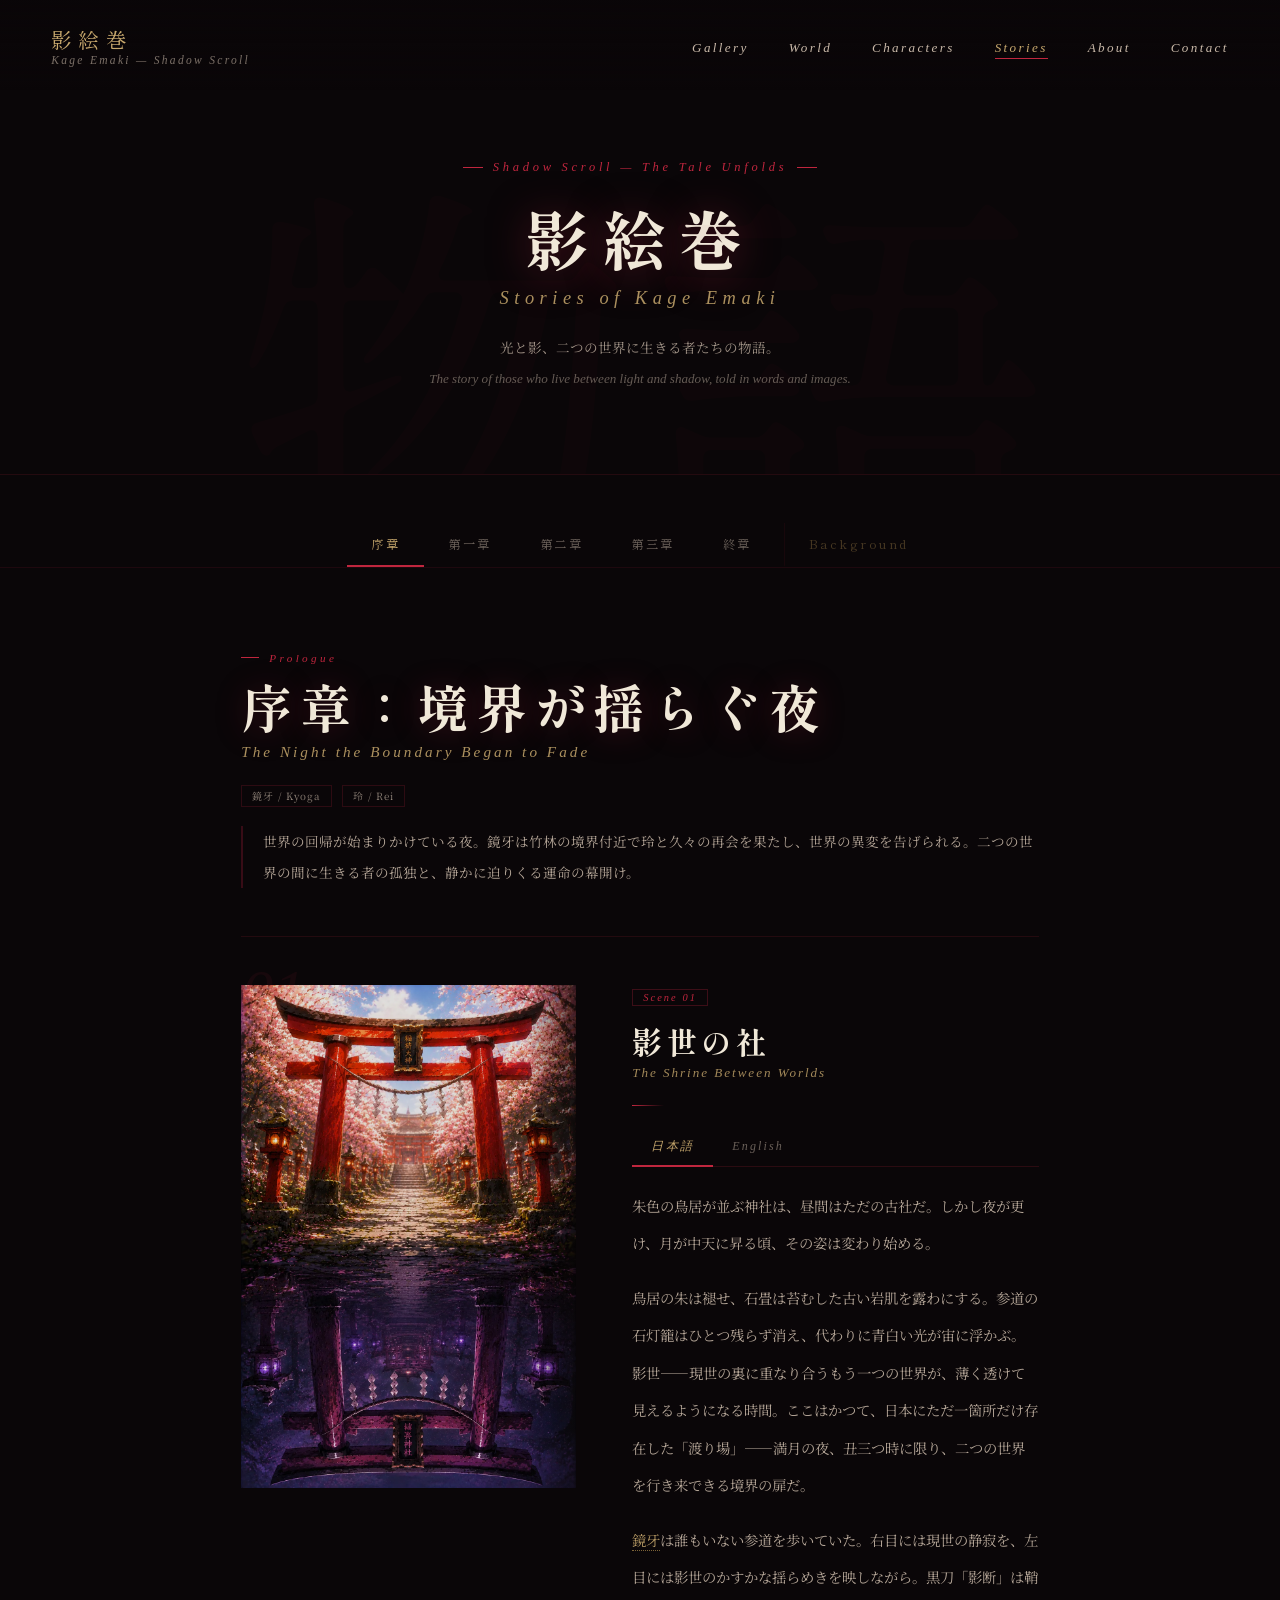
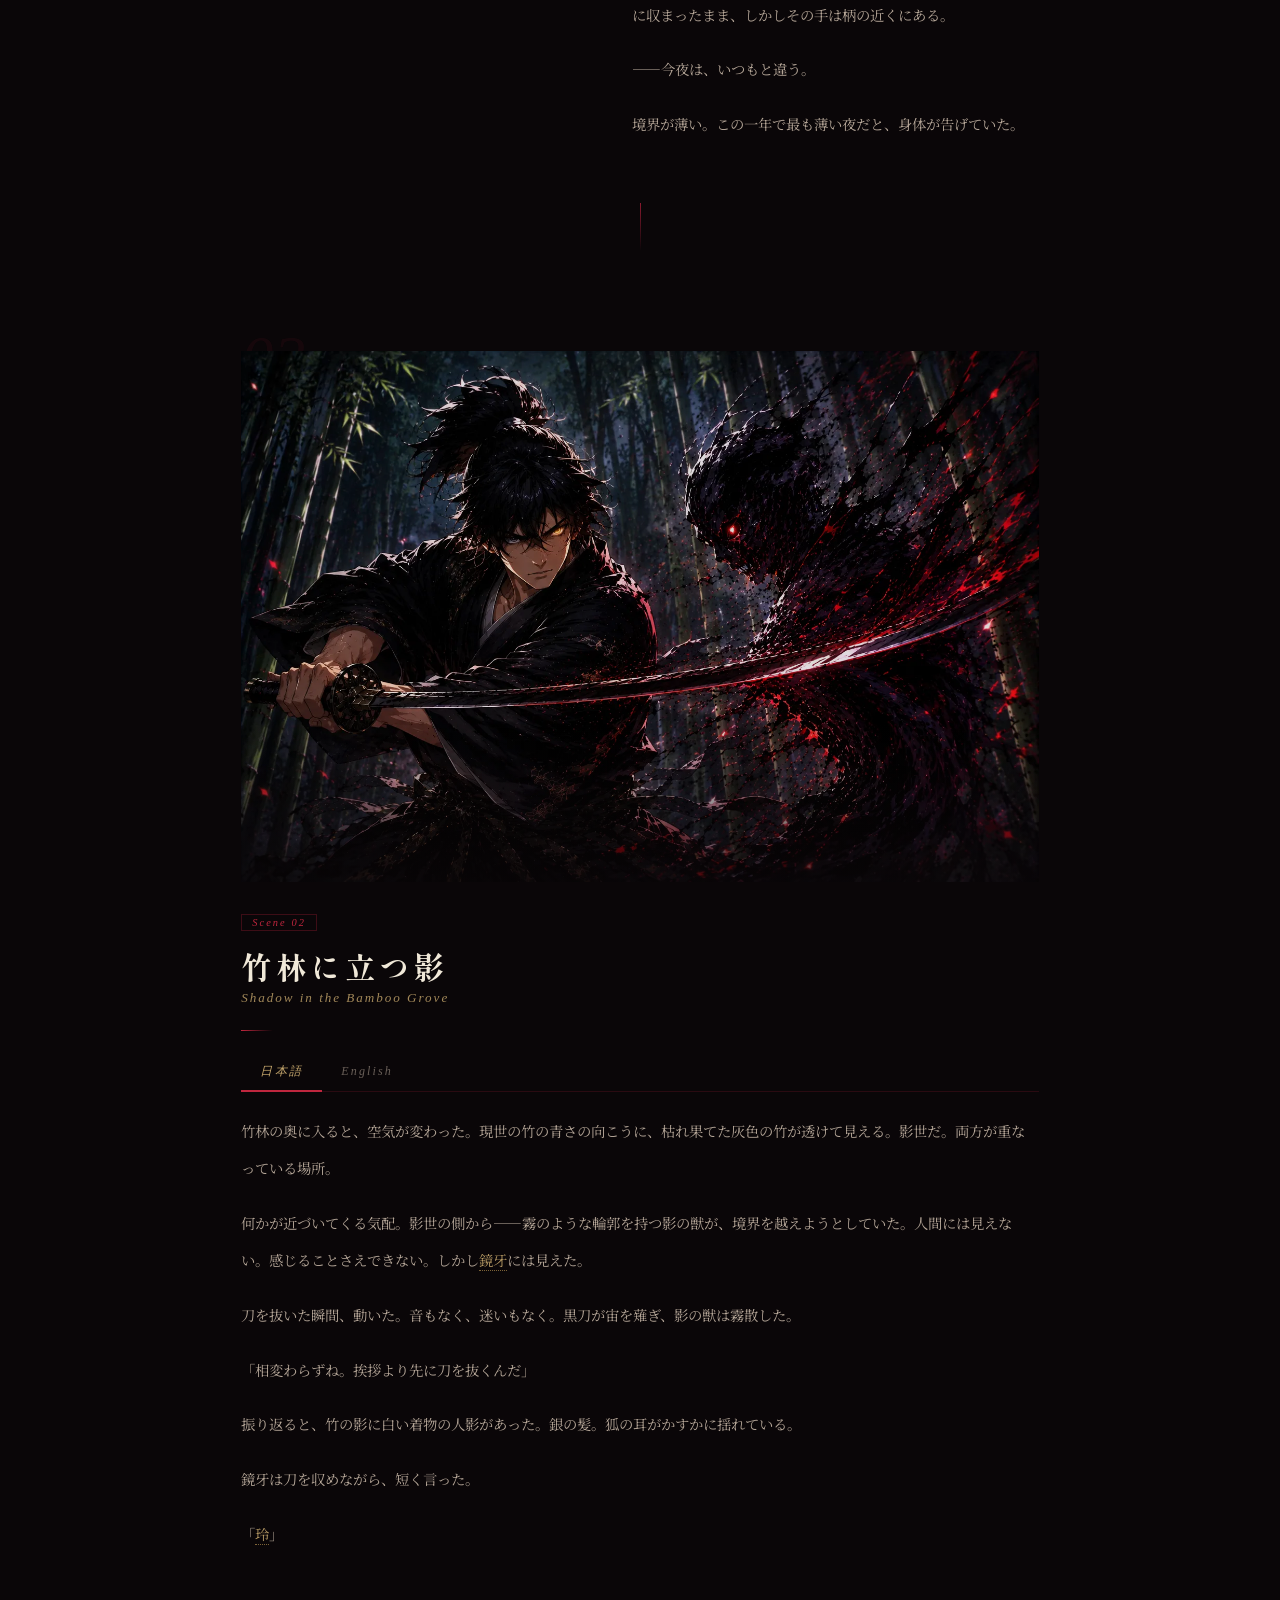
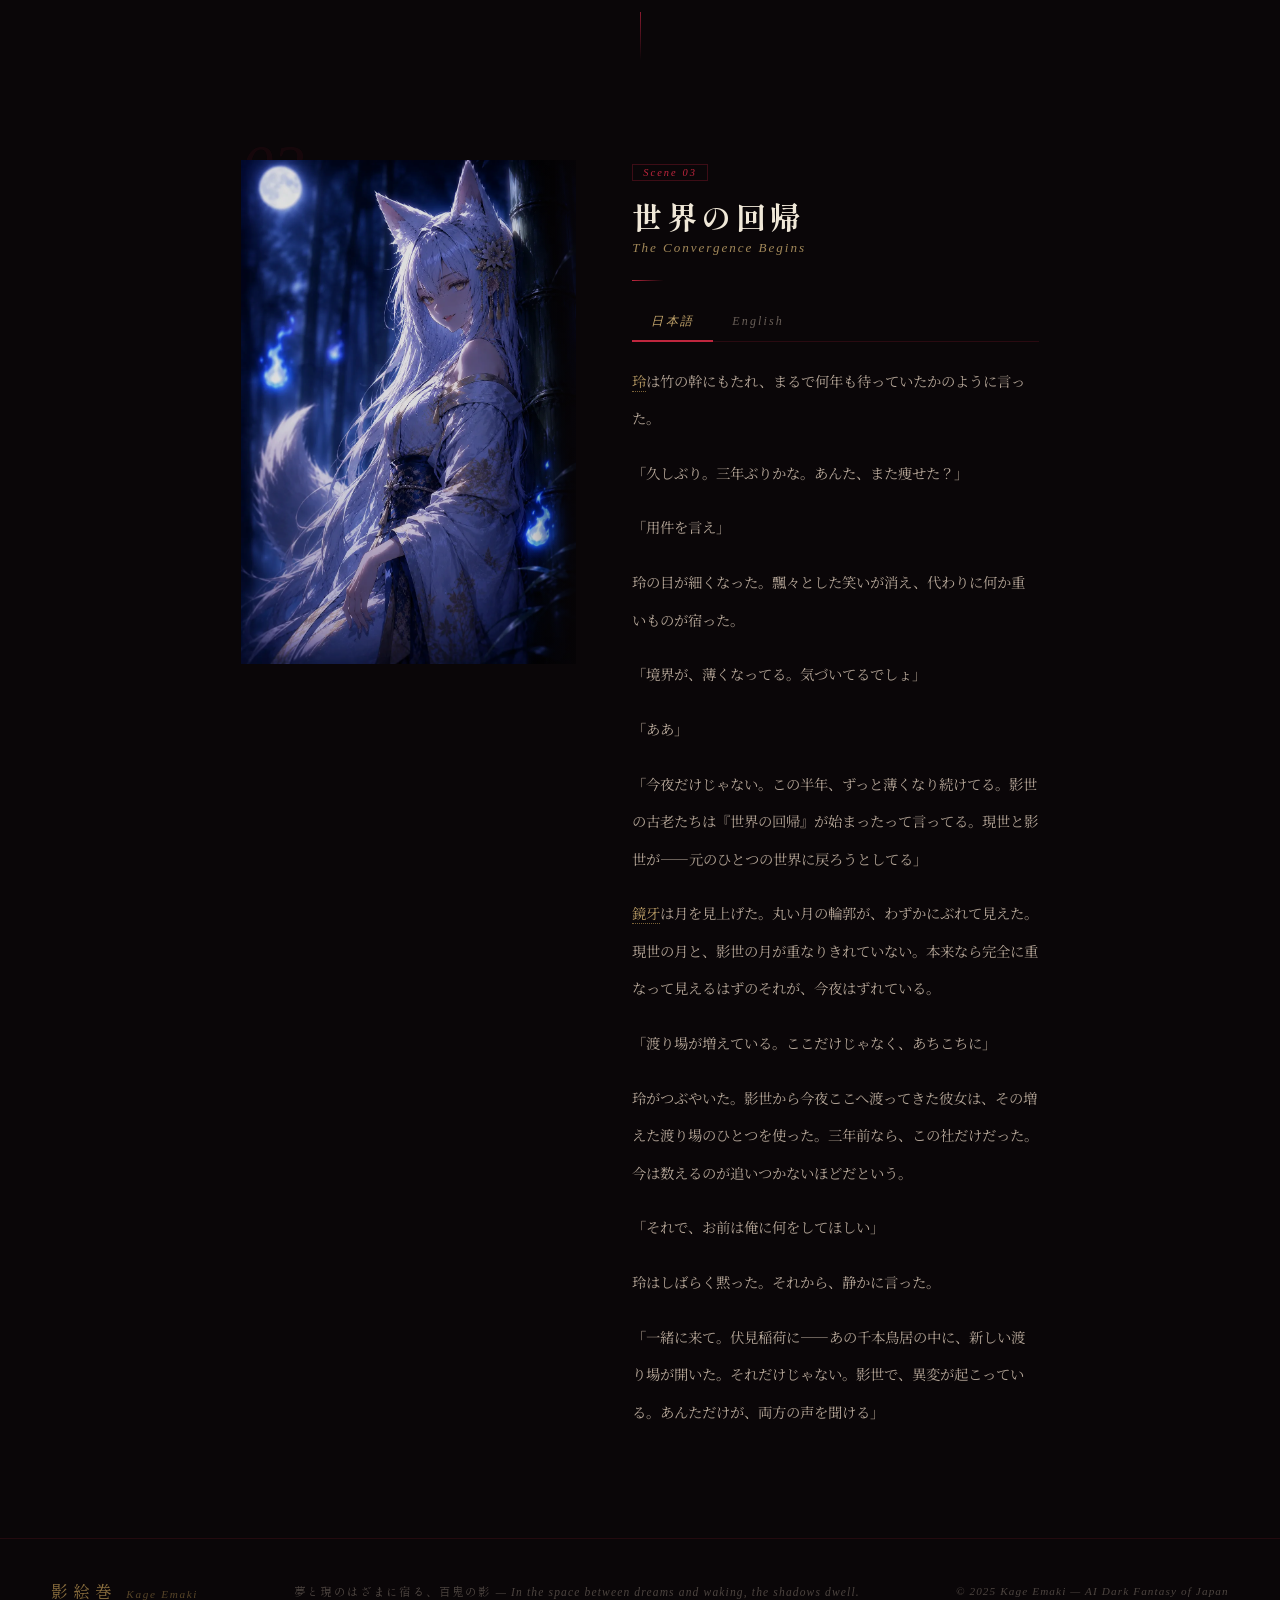
<file: stories.html>
<!DOCTYPE html>
<html lang="ja">
<head>
<meta charset="UTF-8">
<meta name="viewport" content="width=device-width, initial-scale=1.0">
<meta name="theme-color" content="#0a0608">
<link rel="icon" type="image/png" href="images/favicon.png">
<!-- Google tag (gtag.js) -->
<script async src="https://www.googletagmanager.com/gtag/js?id=G-73RLKLP5KH"></script>
<script>
  window.dataLayer = window.dataLayer || [];
  function gtag(){dataLayer.push(arguments);}
  gtag('js', new Date());
  gtag('config', 'G-73RLKLP5KH');
</script>
<title>物語 — Stories | 影絵巻 Kage Emaki</title>
<meta name="description" content="影絵巻の物語。竹林の境界で始まる、鏡牙と玲の旅。序章から終章まで、日本語・英語で読める和風ダークファンタジー絵巻。">
<!-- OGP -->
<meta property="og:type" content="website">
<meta property="og:site_name" content="影絵巻 — Kage Emaki">
<meta property="og:title" content="物語 — Stories | 影絵巻 Kage Emaki">
<meta property="og:description" content="竹林の境界で始まる、鏡牙と玲の旅。序章から終章まで、日本語・英語で読める和風ダークファンタジー絵巻。">
<meta property="og:url" content="https://nichimasa.github.io/kage-emaki/stories.html">
<meta property="og:image" content="https://nichimasa.github.io/kage-emaki/images/prologue_shrine.png">
<meta property="og:locale" content="ja_JP">
<!-- Twitter Card -->
<meta name="twitter:card" content="summary_large_image">
<meta name="twitter:site" content="@vlqtqAMFWm2362">
<meta name="twitter:title" content="物語 — Stories | 影絵巻 Kage Emaki">
<meta name="twitter:description" content="竹林の境界で始まる、鏡牙と玲の旅。和風ダークファンタジー絵巻。">
<meta name="twitter:image" content="https://nichimasa.github.io/kage-emaki/images/prologue_shrine.png">
<link rel="preconnect" href="https://fonts.googleapis.com">
<link href="https://fonts.googleapis.com/css2?family=Noto+Serif+JP:wght@300;400;700&family=Shippori+Mincho+B1:wght@400;700&family=IM+Fell+English:ital@0;1&display=swap" rel="stylesheet">
<link rel="stylesheet" href="css/style.css">
</head>
<body>

<div class="petals-wrap">
  <div class="petal"></div><div class="petal"></div><div class="petal"></div>
  <div class="petal"></div><div class="petal"></div><div class="petal"></div>
</div>

<nav>
  <a href="index.html" class="nav-logo">影絵巻<span>Kage Emaki — Shadow Scroll</span></a>
  <ul class="nav-links">
    <li><a href="gallery.html">Gallery</a></li>
    <li><a href="index.html#world">World</a></li>
    <li><a href="index.html#characters">Characters</a></li>
    <li><a href="stories.html" class="active">Stories</a></li>
    <li><a href="index.html#about">About</a></li>
    <li><a href="index.html#contact">Contact</a></li>
  </ul>
</nav>

<!-- ─── ページヘッダー ─── -->
<div class="stories-hero">
  <p class="stories-hero-eyebrow">Shadow Scroll — The Tale Unfolds</p>
  <h1>影絵巻</h1>
  <p class="stories-hero-en">Stories of Kage Emaki</p>
  <p class="stories-hero-desc">光と影、二つの世界に生きる者たちの物語。<br>
  <span style="font-family:'IM Fell English',serif;font-style:italic;opacity:.6;font-size:.82rem;">The story of those who live between light and shadow, told in words and images.</span></p>
</div>

<!-- ─── 章タブナビ ─── -->
<div class="chapters-nav">
  <button class="chap-tab active" data-chapter="prologue">序章</button>
  <button class="chap-tab" data-chapter="ch1">第一章</button>
  <button class="chap-tab" data-chapter="ch2">第二章</button>
  <button class="chap-tab" data-chapter="ch3">第三章</button>
  <button class="chap-tab" data-chapter="epilogue">終章</button>
  <button class="chap-tab chap-tab-bg" data-chapter="background">Background</button>
</div>

<!-- ─── メインコンテンツ ─── -->
<main class="stories-main">

  <!-- ══════════ 序章 ══════════ -->
  <div class="chapter-panel active" id="panel-prologue">
    <div class="chapter-header reveal">
      <div class="chapter-label">Prologue</div>
      <h2 class="chapter-title-jp">序章：境界が揺らぐ夜</h2>
      <p class="chapter-title-en">The Night the Boundary Began to Fade</p>
      <div class="chapter-chars">
        <span class="chapter-char-tag">鏡牙 / Kyoga</span>
        <span class="chapter-char-tag">玲 / Rei</span>
      </div>
      <p class="chapter-synopsis">世界の回帰が始まりかけている夜。鏡牙は竹林の境界付近で玲と久々の再会を果たし、世界の異変を告げられる。二つの世界の間に生きる者の孤独と、静かに迫りくる運命の幕開け。</p>
    </div>

    <div class="scene-list">

      <!-- 場面１ -->
      <div class="scene scene-with-img reveal">
        <div class="scene-num">01</div>
        <div class="scene-img-wrap">
          <picture>
            <source srcset="images/prologue_shrine.webp" type="image/webp">
            <img src="images/prologue_shrine.png" alt="影世の社 — The Shrine Between Worlds" loading="lazy">
          </picture>
        </div>
        <div class="scene-content">
          <div class="scene-meta">
            <span class="scene-label">Scene 01</span>
          </div>
          <h3 class="scene-title-jp">影世の社</h3>
          <p class="scene-title-en">The Shrine Between Worlds</p>
          <div class="scene-divider"></div>
          <div class="lang-tabs">
            <button class="lang-tab active" data-lang="jp">日本語</button>
            <button class="lang-tab" data-lang="en">English</button>
          </div>
          <div class="story-panel active" id="s-prologue-1-jp">
            <div class="scene-story">
              <p>朱色の鳥居が並ぶ神社は、昼間はただの古社だ。しかし夜が更け、月が中天に昇る頃、その姿は変わり始める。</p>
              <p>鳥居の朱は褪せ、石畳は苔むした古い岩肌を露わにする。参道の石灯籠はひとつ残らず消え、代わりに青白い光が宙に浮かぶ。影世——現世の裏に重なり合うもう一つの世界が、薄く透けて見えるようになる時間。ここはかつて、日本にただ一箇所だけ存在した「渡り場」——満月の夜、丑三つ時に限り、二つの世界を行き来できる境界の扉だ。</p>
              <p><span class="bg-link" onclick="openBackground('bg-kyoga')">鏡牙</span>は誰もいない参道を歩いていた。右目には現世の静寂を、左目には影世のかすかな揺らめきを映しながら。黒刀「影断」は鞘に収まったまま、しかしその手は柄の近くにある。</p>
              <p>——今夜は、いつもと違う。</p>
              <p>境界が薄い。この一年で最も薄い夜だと、身体が告げていた。</p>
            </div>
          </div>
          <div class="story-panel" id="s-prologue-1-en">
            <div class="scene-story en">
              <p>By day, the shrine with its rows of crimson torii is nothing more than an old place of worship. But as night deepens and the moon climbs to the center of the sky, it begins to change.</p>
              <p>The red of the torii fades. The stone path reveals ancient rock worn smooth by centuries. The stone lanterns vanish one by one, replaced by pale light drifting in the air. This is the hour when the shadow world — the other world that lies beneath this one — becomes visible, thin as gauze. This shrine was once the only Crossing Point in all of Japan: a place where, on the night of the full moon, the Boundary would open and two worlds could be traversed.</p>
              <p><span class="bg-link" onclick="openBackground('bg-kyoga')">Kyoga</span> walked the empty path alone, his right eye seeing the silence of the living world, his left catching the faint shimmer of the world beyond. His black blade, Kagekiri, sat sheathed at his side — but his hand stayed near the hilt.</p>
              <p>— Tonight is different.</p>
              <p>The boundary was thin. His body told him it was the thinnest it had been all year.</p>
            </div>
          </div>
        </div>
      </div>

      <div class="scene-separator"></div>

      <!-- 場面２ -->
      <div class="scene reveal">
        <div class="scene-num">02</div>
        <div class="scene-img-wrap scene-img-wide">
          <picture>
            <source srcset="images/prologue_kyoga_bamboo.webp" type="image/webp">
            <img src="images/prologue_kyoga_bamboo.png" alt="竹林に立つ影 — Shadow in the Bamboo Grove" loading="lazy">
          </picture>
        </div>
        <div class="scene-meta">
          <span class="scene-label">Scene 02</span>
        </div>
        <h3 class="scene-title-jp">竹林に立つ影</h3>
        <p class="scene-title-en">Shadow in the Bamboo Grove</p>
        <div class="scene-divider"></div>
        <div class="lang-tabs">
          <button class="lang-tab active" data-lang="jp">日本語</button>
          <button class="lang-tab" data-lang="en">English</button>
        </div>
        <div class="story-panel active" id="s-prologue-2-jp">
          <div class="scene-story">
            <p>竹林の奥に入ると、空気が変わった。現世の竹の青さの向こうに、枯れ果てた灰色の竹が透けて見える。影世だ。両方が重なっている場所。</p>
            <p>何かが近づいてくる気配。影世の側から——霧のような輪郭を持つ影の獣が、境界を越えようとしていた。人間には見えない。感じることさえできない。しかし<span class="bg-link" onclick="openBackground('bg-kyoga')">鏡牙</span>には見えた。</p>
            <p>刀を抜いた瞬間、動いた。音もなく、迷いもなく。黒刀が宙を薙ぎ、影の獣は霧散した。</p>
            <p>「相変わらずね。挨拶より先に刀を抜くんだ」</p>
            <p>振り返ると、竹の影に白い着物の人影があった。銀の髪。狐の耳がかすかに揺れている。</p>
            <p>鏡牙は刀を収めながら、短く言った。</p>
            <p>「<span class="bg-link" onclick="openBackground('bg-rei')">玲</span>」</p>
          </div>
        </div>
        <div class="story-panel" id="s-prologue-2-en">
          <div class="scene-story en">
            <p>Deeper in the bamboo grove, the air shifted. Beyond the living green of the bamboo, grey and withered stalks shimmered faintly — the shadow world, overlapping with this one.</p>
            <p>Something was approaching. From the shadow side — a creature of mist and darkness, pressing against the boundary, trying to cross through. Humans would never see it. Never feel it. But <span class="bg-link" onclick="openBackground('bg-kyoga')">Kyoga</span> saw it clearly.</p>
            <p>The moment he drew his blade, he moved. Silent. Without hesitation. The black steel swept through the air, and the shadow creature dissolved into nothing.</p>
            <p>"Same as ever," said a voice. "You draw your sword before you even say hello."</p>
            <p>He turned. In the shadow of the bamboo stood a figure in white — silver hair, fox ears shifting faintly in the still air.</p>
            <p>Kyoga sheathed his blade and said one word.</p>
            <p>"<span class="bg-link" onclick="openBackground('bg-rei')">Rei</span>."</p>
          </div>
        </div>
      </div>

      <div class="scene-separator"></div>

      <!-- 場面３ -->
      <div class="scene scene-with-img reveal">
        <div class="scene-num">03</div>
        <div class="scene-img-wrap">
          <picture>
            <source srcset="images/prologue_rei_convergence.webp" type="image/webp">
            <img src="images/prologue_rei_convergence.png" alt="世界の回帰 — The Convergence Begins" loading="lazy">
          </picture>
        </div>
        <div class="scene-content">
        <div class="scene-meta">
          <span class="scene-label">Scene 03</span>
        </div>
        <h3 class="scene-title-jp">世界の回帰</h3>
        <p class="scene-title-en">The Convergence Begins</p>
        <div class="scene-divider"></div>
        <div class="lang-tabs">
          <button class="lang-tab active" data-lang="jp">日本語</button>
          <button class="lang-tab" data-lang="en">English</button>
        </div>
        <div class="story-panel active" id="s-prologue-3-jp">
          <div class="scene-story">
            <p><span class="bg-link" onclick="openBackground('bg-rei')">玲</span>は竹の幹にもたれ、まるで何年も待っていたかのように言った。</p>
            <p>「久しぶり。三年ぶりかな。あんた、また痩せた？」</p>
            <p>「用件を言え」</p>
            <p>玲の目が細くなった。飄々とした笑いが消え、代わりに何か重いものが宿った。</p>
            <p>「境界が、薄くなってる。気づいてるでしょ」</p>
            <p>「ああ」</p>
            <p>「今夜だけじゃない。この半年、ずっと薄くなり続けてる。影世の古老たちは『世界の回帰』が始まったって言ってる。現世と影世が——元のひとつの世界に戻ろうとしてる」</p>
            <p><span class="bg-link" onclick="openBackground('bg-kyoga')">鏡牙</span>は月を見上げた。丸い月の輪郭が、わずかにぶれて見えた。現世の月と、影世の月が重なりきれていない。本来なら完全に重なって見えるはずのそれが、今夜はずれている。</p>
            <p>「渡り場が増えている。ここだけじゃなく、あちこちに」</p>
            <p>玲がつぶやいた。影世から今夜ここへ渡ってきた彼女は、その増えた渡り場のひとつを使った。三年前なら、この社だけだった。今は数えるのが追いつかないほどだという。</p>
            <p>「それで、お前は俺に何をしてほしい」</p>
            <p>玲はしばらく黙った。それから、静かに言った。</p>
            <p>「一緒に来て。伏見稲荷に——あの千本鳥居の中に、新しい渡り場が開いた。それだけじゃない。影世で、異変が起こっている。あんただけが、両方の声を聞ける」</p>
          </div>
        </div>
        <div class="story-panel" id="s-prologue-3-en">
          <div class="scene-story en">
            <p><span class="bg-link" onclick="openBackground('bg-rei')">Rei</span> leaned against a bamboo trunk, as if she had been waiting for years.</p>
            <p>"Long time no see. Three years? You've gotten thinner again."</p>
            <p>"Tell me why you're here."</p>
            <p>Rei's eyes narrowed. The easy smile faded, replaced by something heavy.</p>
            <p>"The boundary is thinning. You've noticed."</p>
            <p>"Yes."</p>
            <p>"Not just tonight. For the past six months, it's been getting thinner. The elders of the shadow world are saying it's begun — the Convergence. The world of light and the world of shadow are trying to become one again, like they were before."</p>
            <p>Kyoga looked up at the moon. Its outline seemed to blur slightly — the moon of this world and the moon of the shadow world failing to perfectly overlap. They should have been one. Tonight, they were drifting apart.</p>
            <p>"The Crossing Points are multiplying," Rei murmured. "Not just here. Everywhere."</p>
            <p>She had come through the shadow world herself tonight, using one of the new Points that had appeared only recently. Three years ago, this shrine had been the only one. Now there were too many to count.</p>
            <p>"What do you want me to do?"</p>
            <p>Rei was quiet for a moment. Then she spoke, low and steady.</p>
            <p>"Come with me. To Fushimi Inari — a new Crossing Point has opened among the thousand torii. And something is moving on the shadow side. You're the only one who can hear both."</p>
          </div>
        </div>
        </div><!-- /scene-content -->
      </div>

    </div><!-- /scene-list -->
  </div><!-- /prologue -->


  <!-- ══════════ 第一章 ══════════ -->
<div class="chapter-panel" id="panel-ch1">
    <div class="chapter-header reveal">
      <div class="chapter-label">Chapter I</div>
      <h2 class="chapter-title-jp">第一章：二つの出会い</h2>
      <p class="chapter-title-en">Two Encounters</p>
      <div class="chapter-chars">
        <span class="chapter-char-tag">鏡牙 / Kyoga</span>
        <span class="chapter-char-tag">玲 / Rei</span>
        <span class="chapter-char-tag">朱音 / Akane</span>
        <span class="chapter-char-tag">蒼馬 / Souma</span>
      </div>
      <p class="chapter-synopsis">玲に連れられ伏見稲荷へ向かった鏡牙は、千本鳥居の奥に新たな渡り場の脈動を感じる。そこで出会ったのは、単独で渡り場を封印しようとしていた天照神社の真巫女・朱音。対立する二人だったが、蒼馬率いる強硬派が現れ三人まとめて排除しようと動く。朱音は神託への疑念を初めて抱き、仮の共闘が始まる。</p>
    </div>

    <div class="scene-list">

      <!-- 場面１ -->
      <div class="scene scene-with-img reveal">
        <div class="scene-num">01</div>
        <div class="scene-img-wrap">
          <picture>
            <source srcset="images/chapter1_arrival.webp" type="image/webp">
            <img src="images/chapter1_arrival.png" alt="千本鳥居の夜 — The Night of the Thousand Torii" loading="lazy">
          </picture>
        </div>
        <div class="scene-content">
          <div class="scene-meta">
            <span class="scene-label">Scene 01</span>
          </div>
          <h3 class="scene-title-jp">千本鳥居の夜</h3>
          <p class="scene-title-en">The Night of the Thousand Torii</p>
          <div class="scene-divider"></div>
          <div class="lang-tabs">
            <button class="lang-tab active" data-lang="jp">日本語</button>
            <button class="lang-tab" data-lang="en">English</button>
          </div>
          <div class="story-panel active" id="s-ch1-1-jp">
            <div class="scene-story">
              <p>千本の鳥居が連なる参道は、昼間であれば朱色が眩しい場所だ。しかし今は夜で、月明かりだけが石畳を照らしている。</p>
              <p><span class="bg-link" onclick="openBackground('bg-kyoga')">鏡牙</span>は歩きながら、左右の目に映る景色のずれを感じていた。右目には現世の朱い鳥居が続く。左目には——古びた石門が、等間隔に並んでいる。影世の伏見稲荷は、現世のそれと寸分違わぬ構造を持ちながら、色だけが違った。石の灰色、苔の暗緑色、そして宙に浮かぶ青白い光。</p>
              <p>「感じる？」</p>
              <p>隣を歩く<span class="bg-link" onclick="openBackground('bg-rei')">玲</span>がつぶやいた。狐の耳がわずかに立っている。</p>
              <p>「ああ」</p>
              <p>鏡牙は答えた。感じていた。鳥居の列の奥、参道が折れる場所から、何かが脈打つように波動している。渡り場だ——しかし、ただ開いているだけではない。何かが、内側から押している。</p>
              <p>「新しい渡り場ってのはわかった。でも、これは……」</p>
              <p>玲がつぶやきを途中で止めた。</p>
              <p>前方の鳥居の下に、人影があった。</p>
            </div>
          </div>
          <div class="story-panel" id="s-ch1-1-en">
            <div class="scene-story en">
              <p>By day, the path lined with a thousand torii blazes red. But tonight, only moonlight falls on the stone.</p>
              <p><span class="bg-link" onclick="openBackground('bg-kyoga')">Kyoga</span> walked, feeling the familiar split between his eyes. His right eye showed the vermillion gates of the living world. His left showed crumbling stone archways, spaced at perfect intervals — Fushimi Inari in the shadow world, identical in structure, different only in color. Grey stone, dark moss, pale drifting light.</p>
              <p>"Do you feel it?" <span class="bg-link" onclick="openBackground('bg-rei')">Rei</span> murmured beside him. Her fox ears were standing straight.</p>
              <p>"Yes."</p>
              <p>He did. From deep in the passage, where the path bent out of sight, something was pulsing. A Crossing Point — but not simply open. Something was pushing from inside.</p>
              <p>"So there's a new Crossing Point. But this one feels…"</p>
              <p>Rei let the thought trail off.</p>
              <p>There was a figure standing beneath the torii ahead.</p>
            </div>
          </div>
        </div>
      </div>

      <div class="scene-separator"></div>

      <!-- 場面２ -->
      <div class="scene scene-with-img reveal">
        <div class="scene-num">02</div>
        <div class="scene-img-wrap">
          <img src="images/chapter1_confrontation.webp" alt="真巫女の封印 — The Shrine Maiden's Seal" loading="lazy">
        </div>
        <div class="scene-content">
          <div class="scene-meta">
            <span class="scene-label">Scene 02</span>
          </div>
          <h3 class="scene-title-jp">真巫女の封印</h3>
          <p class="scene-title-en">The Shrine Maiden's Seal</p>
          <div class="scene-divider"></div>
          <div class="lang-tabs">
            <button class="lang-tab active" data-lang="jp">日本語</button>
            <button class="lang-tab" data-lang="en">English</button>
          </div>
          <div class="story-panel active" id="s-ch1-2-jp">
            <div class="scene-story">
              <p>白衣に緋袴。長い黒髪を結い上げ、手には封印の札を数枚握っている。鳥居の柱に貼り付けられた札がすでに何枚もあり、薄く輝いている。</p>
              <p>「止まれ」</p>
              <p>声は低く、しかし揺れていなかった。朱音はこちらを振り返り、すぐに腰の神刀に手を伸ばした。</p>
              <p>「……影世の使者ね」</p>
              <p>彼女の目が<span class="bg-link" onclick="openBackground('bg-kyoga')">鏡牙</span>の左目——金色に光る妖怪の目——に止まった。次に<span class="bg-link" onclick="openBackground('bg-rei')">玲</span>の耳へ。表情は変わらなかったが、刀の柄を握る手に力が入った。</p>
              <p>「ここから先は通れないわ。この渡り場は封印いたします」</p>
              <p>鏡牙は刀に手を伸ばさなかった。「俺たちは調べに来ただけだ」</p>
              <p>「影世の方が渡り場に何をしに来るか、わかっているの」朱音は言い切った。「回帰を早めるためでしょう」</p>
              <p>「違う」玲がゆっくりと答えた。飄々とした口調は影を潜め、珍しく真剣な声だった。「私たちも、これが何なのかを知りたくて来たのよ。これは普通の渡り場じゃない」</p>
              <p>「黙りなさい」</p>
              <p>朱音は玲の言葉を遮り、一枚の札を空に放った。封印の光が鳥居の周囲に張られる。</p>
              <p>鏡牙は半歩前へ出た。「その渡り場——今お前が封印しようとしているやつ。向こう側から何かが押してる。封印が逆効果になるかもしれない」</p>
              <p>朱音が動きを止めた。</p>
              <p>わずか一瞬。しかし止まった。</p>
              <p>彼女にも感じていた——鳥居の奥から、何かが波打つように伝わってくる圧。普通の渡り場には、ない感覚だ。だから今夜、一人で来た。しかし原因はまだ掴めていない。</p>
              <p>「……何が言いたいの」</p>
              <p>「この渡り場が開いたのは自然の回帰だけじゃない。何かが、意図的に——」</p>
              <p>その時、参道の奥から足音が聞こえた。一人ではない。</p>
            </div>
          </div>
          <div class="story-panel" id="s-ch1-2-en">
            <div class="scene-story en">
              <p>White outer robe, crimson hakama. Black hair pinned up, several sealing talismans in hand. More were already fixed to the torii pillars, glowing faintly.</p>
              <p>"Stop."</p>
              <p>The voice was low and steady. Akane turned, and her hand moved instantly to the hilt at her side.</p>
              <p>"…Shadow-world envoys."</p>
              <p>Her eyes found <span class="bg-link" onclick="openBackground('bg-kyoga')">Kyoga</span>'s left eye — gold, unmistakably inhuman — then moved to <span class="bg-link" onclick="openBackground('bg-rei')">Rei</span>'s ears. Her expression didn't change, but her grip on the hilt tightened.</p>
              <p>"You will not pass. I am sealing this Crossing Point."</p>
              <p>Kyoga kept his hand away from his blade. "We came to investigate."</p>
              <p>"I know why those from the shadow world come to Crossing Points." Akane's voice was flat and certain. "To accelerate the Convergence."</p>
              <p>"That's not it." Rei's voice, unusually quiet, had dropped its usual lightness. "Neither of us knows what this thing is. This is not a normal Crossing Point."</p>
              <p>"Be silent."</p>
              <p>Akane cut her off and sent a talisman into the air. A ring of sealing light spread around the torii.</p>
              <p>Kyoga stepped forward. "That Crossing Point you're trying to seal — something is pushing from the other side. Your seal might make it worse."</p>
              <p>Akane went still.</p>
              <p>Just a moment. But she stopped.</p>
              <p>She had felt it too — a pressure pulsing out of the darkness between the torii, unlike anything a natural Crossing Point produced. That was why she had come alone tonight. She hadn't found the source yet.</p>
              <p>"…What are you saying?"</p>
              <p>"This one didn't open by natural Convergence alone. Something is pushing it deliberately —"</p>
              <p>Footsteps. From deeper in the passage. More than one.</p>
            </div>
          </div>
        </div>
      </div>

      <div class="scene-separator"></div>

      <!-- 場面３ -->
      <div class="scene scene-with-img reveal">
        <div class="scene-num">03</div>
        <div class="scene-img-wrap">
          <picture>
            <source srcset="images/chapter1_souma.webp" type="image/webp">
            <img src="images/chapter1_souma.png" alt="蒼馬 — Souma" loading="lazy">
          </picture>
        </div>
        <div class="scene-content">
          <div class="scene-meta">
            <span class="scene-label">Scene 03</span>
          </div>
          <h3 class="scene-title-jp">蒼馬</h3>
          <p class="scene-title-en">Souma</p>
          <div class="scene-divider"></div>
          <div class="lang-tabs">
            <button class="lang-tab active" data-lang="jp">日本語</button>
            <button class="lang-tab" data-lang="en">English</button>
          </div>
          <div class="story-panel active" id="s-ch1-3-jp">
            <div class="scene-story">
              <p>先頭に立つのは白髪を厳格に結い上げた壮年の男だった。白と金の装束、腰に二本の刀。後ろには数名の部下を従えている。男の目は<span class="bg-link" onclick="openBackground('bg-kyoga')">鏡牙</span>たちを一瞥し、すぐに朱音へ向けられた。</p>
              <p>「朱音。下がれ」</p>
              <p>「蒼馬様」朱音は一歩前へ出た。「封印の途中です。ただ、この渡り場には——」</p>
              <p>「報告はあとで聞く」蒼馬は短く言った。「今は下がれ」</p>
              <p>「聞いてください」朱音の声に、珍しく力が込もった。「この渡り場は普通じゃないの。向こう側から何かが圧をかけている。封印の前に原因を確かめないと、かえって——」</p>
              <p>「封印が任務だ」</p>
              <p>「でも——」</p>
              <p>「朱音」蒼馬はようやく彼女を正面から見た。その目には、責めるような色はない。ただ、揺るがない確信があった。「理由を知ることが、人間の世界を守ることにはならない。封印する。それだけだ」</p>
              <p>朱音は黙った。</p>
              <p>蒼馬の視線が鏡牙へ向いた。「半妖か」感情のない声だった。「渡り場の傍に立つ者は、人間であれ妖であれ、同じ脅威だ」</p>
              <p>「俺は何も開けていない」鏡牙は答えた。</p>
              <p>「だが開こうとする者の隣に立っている」蒼馬は<span class="bg-link" onclick="openBackground('bg-rei')">玲</span>に目を向けた。「九尾の血を引く妖狐が、新しい渡り場に何の用があるか。わからないほど愚かではない」</p>
              <p>玲は微笑んでいた。しかしその目は笑っていなかった。「誤解ね。でも弁解する気はないわ。あなたには聞こえないでしょうから」</p>
              <p>「聞こえないものは存在しない」蒼馬は言い切った。「包囲しろ」</p>
              <p>足音が広がる。鳥居の列の両脇から、人影が現れた。退路が塞がれていく。</p>
              <p>鏡牙は刀に手をかけた。抜かない——まだ。しかし手は離さなかった。</p>
              <p>その瞬間、渡り場が光った。</p>
              <p>封印の札が、内側から押し返されるように剥がれ始めた。朱音が貼った符の一枚が、音を立てて砕ける。鳥居の足元の石畳が、かすかに震えた。</p>
              <p>「……！」朱音が目を見開いた。</p>
              <p>「言っただろう」鏡牙が静かに言った。「封印が逆効果だ」</p>
              <p>「黙れ」蒼馬は動じなかった。「朱音、もう一度張れ」</p>
              <p>「でも——」</p>
              <p>「感情は剣を鈍らせる。朱音、お前はそれを知っているはずだ」</p>
              <p>朱音は札を手に持ったまま、動けなかった。</p>
              <p>鳥居の奥で、光が大きくなっている。内側から。何かが、出ようとしている。鏡牙だけに見えているわけではない——朱音にも、感じている。ではなぜ蒼馬は、それでも封じようとするのか。知ることを、なぜ要らないと言えるのか。</p>
              <p>「蒼馬様」朱音は口を開いた。声は低く、しかし揺れていなかった。「わたくしは、止めるように、という神託を受けました。でも神託は——何を止めよと言ったのか、その理由まではおっしゃらなかった」</p>
              <p>「理由など関係ない」</p>
              <p>「いいえ」朱音は初めて、はっきりと言い返した。「理由を知らずに止めることは、盲目に過ぎます。今夜だけ——今夜だけは、自分の目で確かめなければなりません」</p>
              <p>沈黙。</p>
              <p>蒼馬は何も言わなかった。それが、答えだった。</p>
              <p>朱音は玲をちらりと見た。それから鏡牙を見た。半人半妖の男。右目には現世が、左目には影世が映る。ここにいる誰よりも、両方の声を聞ける。</p>
              <p>彼女は一歩、踏み出した。蒼馬ではなく、鏡牙の隣へ。</p>
              <p>「……朱音」蒼馬の声が、初めて低くなった。</p>
              <p>「申し訳ありません、蒼馬様」朱音の足は止まらなかった。「ですが、封印は真実を知った後でも遅くはないはずです」</p>
              <p>玲が小さく息を吐いた。「なるほどね」と、珍しく静かな声で言った。「あんた、いい巫女だわ」</p>
              <p>鏡牙は何も言わなかった。ただ刀を前へ向け、三人は背中を合わせた。</p>
              <p>鳥居の奥で、光が揺れ続けている。</p>
            </div>
          </div>
          <div class="story-panel" id="s-ch1-3-en">
            <div class="scene-story en">
              <p>At the front walked a man with white hair pulled into a strict knot, white and gold robes, two blades at his side. Several men followed behind him. His eyes swept across <span class="bg-link" onclick="openBackground('bg-kyoga')">Kyoga</span> and <span class="bg-link" onclick="openBackground('bg-rei')">Rei</span>, then settled on Akane.</p>
              <p>"Akane. Stand down."</p>
              <p>"Souma-sama." Akane stepped forward. "The seal is not finished. But this Crossing Point—"</p>
              <p>"Report later," he said shortly. "Stand down."</p>
              <p>"Please listen." Rare force entered her voice. "This Crossing Point is not ordinary. Something is applying pressure from the other side. If we seal it without finding the cause, we may only make things—"</p>
              <p>"Sealing is the mission."</p>
              <p>"But—"</p>
              <p>"Akane." Souma finally looked at her directly. No reproach in his gaze. Only unshakeable certainty. "Understanding the reason will not protect the human world. We seal it. That is all."</p>
              <p>Akane was silent.</p>
              <p>Souma turned to Kyoga. "Half-demon." His voice carried no feeling. "Anyone standing near a Crossing Point — human or otherwise — is a threat."</p>
              <p>"I haven't opened anything," Kyoga said.</p>
              <p>"But you stand beside one who would." Souma looked at Rei. "What use does a fox of the nine-tail bloodline have for a newly opened Crossing Point? I am not fool enough to wonder."</p>
              <p>Rei was smiling. But her eyes were not. "A misunderstanding. I won't bother explaining, though — you wouldn't be able to hear it anyway."</p>
              <p>"What I cannot hear does not exist," Souma said. "Surround them."</p>
              <p>Footsteps spread out. Figures appeared on both sides of the torii. The way back was closing.</p>
              <p>Kyoga's hand moved to his blade. Not drawing — not yet. But he did not let go.</p>
              <p>Then the Crossing Point flared.</p>
              <p>The sealing talismans began to peel away, pushed back as if from within. One of the ones Akane had placed cracked and fell apart. The stone beneath the torii trembled faintly.</p>
              <p>"…!" Akane's eyes went wide.</p>
              <p>"I told you," Kyoga said quietly. "The seal is making it worse."</p>
              <p>"Silence." Souma did not flinch. "Akane. Reapply the seal."</p>
              <p>"But—"</p>
              <p>"Emotion dulls the blade. You know this."</p>
              <p>Akane stood with the talismans in her hands and could not move.</p>
              <p>The light in the passage was growing — pressing from inside. Something was trying to come through. She could feel it, not just Kyoga. So why was Souma still pressing forward? Why did the reason not matter to him?</p>
              <p>"Souma-sama," Akane said. Her voice was low, but it did not tremble. "I received the oracle to stop this. But the oracle… did not tell me why it must be stopped."</p>
              <p>"The reason is irrelevant."</p>
              <p>"No." She pushed back — clearly, for the first time. "To stop something without understanding it is nothing more than blindness. Tonight — just tonight — I must see for myself."</p>
              <p>Silence.</p>
              <p>Souma said nothing. That was his answer.</p>
              <p>Akane glanced at Rei. Then she looked at Kyoga — a half-demon with the living world in one eye and the shadow world in the other. Of everyone here, only he could hear both sides.</p>
              <p>She stepped forward. Not toward Souma. Toward Kyoga.</p>
              <p>"…Akane." Souma's voice dropped.</p>
              <p>"Forgive me, Souma-sama." Her feet did not stop. "But sealing can wait until after the truth is known."</p>
              <p>Rei let out a quiet breath. "I see," she said, in a softer voice than usual. "You're a good shrine maiden."</p>
              <p>Kyoga said nothing. He raised his blade, and the three of them stood back to back.</p>
              <p>Behind them, the light between the torii went on pulsing.</p>
            </div>
          </div>
        </div>
      </div>

    </div><!-- /scene-list -->
  </div><!-- /ch1 -->

  <!-- ══════════ 第二章 ══════════ -->
  <div class="chapter-panel" id="panel-ch2">
    <div class="chapter-header reveal">
      <div class="chapter-label">Chapter II</div>
      <h2 class="chapter-title-jp">第二章：強硬派の衝突</h2>
      <p class="chapter-title-en">The Clash of the Hardliners</p>
      <div class="chapter-chars">
        <span class="chapter-char-tag">鏡牙 / Kyoga</span>
        <span class="chapter-char-tag">朱音 / Akane</span>
        <span class="chapter-char-tag">玲 / Rei</span>
        <span class="chapter-char-tag">蒼馬 / Souma</span>
        <span class="chapter-char-tag">冥牙 / Meiga</span>
      </div>
      <p class="chapter-synopsis">蒼馬率いる融合阻止派と、冥牙率いる融合推進派が激突。鏡牙・朱音・玲は両陣営の狭間で翻弄されながら、互いを少しずつ理解し始める。そして玲が隠し続けた秘密が、重くのしかかり始める。</p>
    </div>
    <div class="scene-coming reveal">
      <p class="scene-coming-jp">近日公開 — 準備中</p>
      <p class="scene-coming-en">Coming Soon — This chapter is being written</p>
    </div>
  </div>

  <!-- ══════════ 第三章 ══════════ -->
  <div class="chapter-panel" id="panel-ch3">
    <div class="chapter-header reveal">
      <div class="chapter-label">Chapter III</div>
      <h2 class="chapter-title-jp">第三章：真実の断片</h2>
      <p class="chapter-title-en">Fragments of Truth</p>
      <div class="chapter-chars">
        <span class="chapter-char-tag">鏡牙 / Kyoga</span>
        <span class="chapter-char-tag">朱音 / Akane</span>
        <span class="chapter-char-tag">玲 / Rei</span>
        <span class="chapter-char-tag">蒼馬 / Souma</span>
        <span class="chapter-char-tag">冥牙 / Meiga</span>
      </div>
      <p class="chapter-synopsis">世界が分かれた本当の理由が少しずつ明らかになる。鏡牙だけが両世界の「声」を聞けることの真の意味が判明し始め、玲の秘密が暴かれる。「第三の道」の存在が、かすかに示唆される。</p>
    </div>
    <div class="scene-coming reveal">
      <p class="scene-coming-jp">近日公開 — 準備中</p>
      <p class="scene-coming-en">Coming Soon — This chapter is being written</p>
    </div>
  </div>

  <!-- ══════════ 終章 ══════════ -->
  <div class="chapter-panel" id="panel-epilogue">
    <div class="chapter-header reveal">
      <div class="chapter-label">Epilogue</div>
      <h2 class="chapter-title-jp">終章：影と光の行方</h2>
      <p class="chapter-title-en">Where Shadow and Light Belong</p>
      <div class="chapter-chars">
        <span class="chapter-char-tag">鏡牙 / Kyoga</span>
        <span class="chapter-char-tag">朱音 / Akane</span>
        <span class="chapter-char-tag">玲 / Rei</span>
        <span class="chapter-char-tag">蒼馬 / Souma</span>
        <span class="chapter-char-tag">冥牙 / Meiga</span>
      </div>
      <p class="chapter-synopsis">鏡牙が「第三の道」を選ぶ。融合でも阻止でもない、全く別の答えとは何か。三人の絆と、それぞれの選択が問われる物語の結末。</p>
    </div>
    <div class="scene-coming reveal">
      <p class="scene-coming-jp">近日公開 — 準備中</p>
      <p class="scene-coming-en">Coming Soon — The final chapter awaits</p>
    </div>
  </div>

  <!-- ══════════ Background ══════════ -->
  <div class="chapter-panel" id="panel-background">
    <div class="chapter-header reveal">
      <div class="chapter-label">Background Stories</div>
      <h2 class="chapter-title-jp">背景譚</h2>
      <p class="chapter-title-en">The Stories Behind the Story</p>
      <p class="chapter-synopsis">物語の本筋には直接描かれない、登場人物たちの過去や日常。彼らが今ある姿になるまでの軌跡を、断片的な物語として綴る。</p>
    </div>

    <!-- 鏡牙 Background -->
    <div class="bg-section reveal" id="bg-kyoga">
      <div class="bg-section-label">Character Background — 鏡牙 / Kyoga</div>
      <div class="bg-character-header">
        <div class="bg-character-badge">鏡牙</div>
        <div class="bg-character-info">
          <p class="bg-character-name-en">Kyoga — The Swordsman Between Worlds</p>
          <div class="bg-character-tags">
            <span class="bg-character-tag">半人半妖</span>
            <span class="bg-character-tag">黒刀・影断</span>
            <span class="bg-character-tag">孤高</span>
            <span class="bg-character-tag">中立</span>
          </div>
          <p class="bg-character-quote">「俺に居場所はない。だからこそ、どちらの世界も見える」</p>
        </div>
      </div>

      <div class="scene scene-with-img">
        <div class="scene-img-wrap">
          <picture>
            <source srcset="images/img15.webp" type="image/webp">
            <img src="images/img15.png" alt="竹林の求道者 — The Seeker" loading="lazy">
          </picture>
        </div>
        <div class="scene-content">
          <div class="scene-meta">
            <span class="scene-label">Background 01</span>
          </div>
          <h3 class="scene-title-jp">竹林の求道者</h3>
          <p class="scene-title-en">The Seeker of the Bamboo Path</p>
          <div class="bg-return-wrap bg-return-bar" style="display:none">
            <button class="bg-return-btn" onclick="returnFromBackground()">ストーリーに戻る</button>
          </div>
          <div class="scene-divider"></div>
          <div class="lang-tabs">
            <button class="lang-tab active" data-lang="jp">日本語</button>
            <button class="lang-tab" data-lang="en">English</button>
          </div>
          <div class="story-panel active" id="s-bg-kyoga-1-jp">
            <div class="scene-story">
              <p>夜明け前の竹林は、静かだ。</p>
              <p>鏡牙は毎朝、人里から離れたこの場所に来る。竹の間に差し込む薄明かりの中で素振りを繰り返し、息が整ったら目を閉じる。右目で現世の気配を、左目で影世の気配を——同時に感じる練習。どちらの目も持て余すことなく、どちらの世界も等しく見る。それが彼なりの「鍛錬」だった。</p>
              <p>人間の村で育ちかけたことがある。七歳の頃まで。左目が金色に光ることを村の子どもたちが恐れ始め、ある夜、村の男たちが松明を持って来た。母は鏡牙の手を引いて走った。どこへ逃げるとも言わず、ただ走った。</p>
              <p>影世の集落に拾われたのはそれから半年後のことだ。妖怪たちは最初こそ受け入れてくれた。しかし人間の血が混じっていることは、やがて隠しきれなくなった。「半端者」「境界の化け物」。子どもの残酷さは、人間も妖怪も変わらない。</p>
              <p>十二歳で一人になった。</p>
              <p>それからは剣だけを拠り所に生きてきた。強くなれば、どちらの世界にも属さなくていい理由になる。強くなれば、誰かに必要とされなくても生きていける。そう思っていた。</p>
              <p>竹がそよぐ。風が影世の側からも吹いてくる——鏡牙にはわかる。現世の風と影世の風が重なって、竹林の中でだけ、ほんの少し温かい。</p>
              <p>今朝も、誰もいない。それでいい。</p>
              <p>刀を鞘に収め、鏡牙は次の場所へ歩き出した。</p>
            </div>
          </div>
          <div class="story-panel" id="s-bg-kyoga-1-en">
            <div class="scene-story en">
              <p>Before dawn, the bamboo grove is quiet.</p>
              <p>Every morning, Kyoga comes to this place — far from any village. He practices his forms in the thin light filtering between the stalks, and when his breathing steadies, he closes his eyes. With his right eye, he feels the presence of the living world. With his left, the presence of the shadow world. Both at once. The practice is to hold neither eye in excess — to see both worlds as equal. This is his discipline.</p>
              <p>He once lived in a human village. Until he was seven. When the other children began to fear the gold light in his left eye, the men came one night with torches. His mother took his hand and ran — without saying where, without looking back. She simply ran.</p>
              <p>He was taken in by a shadow-world settlement six months later. The yokai accepted him at first. But the human blood in him eventually became impossible to hide. Half-breed. Boundary creature. Children's cruelty is the same whether they are human or yokai.</p>
              <p>He was alone by the time he was twelve.</p>
              <p>Since then, he had lived with nothing but his blade. If he became strong enough, he would not need a reason to belong to either world. If he became strong enough, he could survive without being needed by anyone. That was what he had told himself.</p>
              <p>The bamboo sways. Wind comes from the shadow side too — Kyoga can feel it. The wind of this world and the wind of the other, overlapping. Only in places like this, between the two, is there a strange warmth.</p>
              <p>No one here again this morning. That was fine.</p>
              <p>He sheathed his blade and walked on.</p>
            </div>
          </div>
        </div>
      </div>
    </div>

    <!-- 玲 Background -->
    <div class="bg-section reveal" id="bg-rei" style="margin-top:5rem">
      <div class="bg-section-label">Character Background — 玲 / Rei</div>
      <div class="bg-character-header">
        <div class="bg-character-badge">玲</div>
        <div class="bg-character-info">
          <p class="bg-character-name-en">Rei — The Fox Spirit Between Worlds</p>
          <div class="bg-character-tags">
            <span class="bg-character-tag">妖狐・九尾の姫</span>
            <span class="bg-character-tag">青い狐火</span>
            <span class="bg-character-tag">幻術・変化</span>
            <span class="bg-character-tag">別解探求派</span>
          </div>
          <p class="bg-character-quote">「ねえ鏡牙、俺はあんたが必要なんだけどね」</p>
        </div>
      </div>

      <div class="scene scene-with-img">
        <div class="scene-img-wrap">
          <picture>
            <source srcset="images/bg_rei_daily.webp" type="image/webp">
            <img src="images/bg_rei_daily.png" alt="影世の縁側 — Rei in the Shadow World" loading="lazy">
          </picture>
        </div>
        <div class="scene-content">
          <div class="scene-meta">
            <span class="scene-label">Background 01</span>
          </div>
          <h3 class="scene-title-jp">影世の縁側</h3>
          <p class="scene-title-en">On the Veranda of the Shadow World</p>
          <div class="bg-return-wrap bg-return-bar" style="display:none">
            <button class="bg-return-btn" onclick="returnFromBackground()">ストーリーに戻る</button>
          </div>
          <div class="scene-divider"></div>
          <div class="lang-tabs">
            <button class="lang-tab active" data-lang="jp">日本語</button>
            <button class="lang-tab" data-lang="en">English</button>
          </div>
          <div class="story-panel active" id="s-bg-rei-1-jp">
            <div class="scene-story">
              <p>影世には昼も夜もない。光の差し方が変わるだけだ。</p>
              <p>玲はその日も、古い社の縁側に腰かけ、青い狐火を指先でくるくると転がしていた。暇つぶしでも、修行でもない。ただの癖だ。幼い頃から、考え事をするときは必ず狐火を弄る。</p>
              <p>「玲さま、また朝帰りですか」</p>
              <p>影世の村の子ども——小さな鬼の子が、縁側の下から顔を出した。角がまだ短い。まだ名前をもらっていない年齢だ。</p>
              <p>「朝帰りじゃないよ。ずっとここにいた」</p>
              <p>「嘘だ。昨日の夕方からいなかった」</p>
              <p>「……抜け目ないね」</p>
              <p>玲は苦笑して、狐火をひとつ鬼の子の頭上に浮かべた。子どもが歓声を上げる。こういう顔を見るために、影世に帰ってくる。理由なんて、それだけで十分だった。</p>
              <p>母・白珠はいつも言っていた。九尾の狐神の血を引く者には使命がある。影世を守ること。影世の民を導くこと。玲はその言葉を信じてきた。今も、信じている。</p>
              <p>ただ——融合が完成した時、最初に消えるのは両世界の境界に最も近い存在だという話が、最近ずっと頭を離れない。</p>
              <p>鬼の子が狐火を追いかけて走っていく。</p>
              <p>玲は月のない空を見上げて、静かに息を吐いた。</p>
            </div>
          </div>
          <div class="story-panel" id="s-bg-rei-1-en">
            <div class="scene-story en">
              <p>In the shadow world, there is no day or night. Only the way the light changes.</p>
              <p>That day, too, Rei sat on the veranda of an old shrine, rolling blue fox-fire between her fingertips. Not to pass the time, not to practice. Just a habit. Since she was small, whenever something weighed on her mind, her hands reached for the flame.</p>
              <p>"Lady Rei, out all night again?"</p>
              <p>A child of the shadow world — a small oni, horns still short, too young yet to have a name — peeked up at her from below.</p>
              <p>"I wasn't out all night. I've been here the whole time."</p>
              <p>"That's a lie. You were gone since yesterday evening."</p>
              <p>"...Sharp, aren't you."</p>
              <p>Rei smiled despite herself and floated a fox-fire above the child's head. The little one shrieked with delight and ran after it. This was why she came back to the shadow world. No other reason was needed.</p>
              <p>Her mother, Hakuju, had always said: those who carry the blood of the nine-tailed fox have a purpose. To protect the shadow world. To guide its people. Rei had believed that. She still did.</p>
              <p>Only — there was something she'd heard recently that she couldn't stop turning over in her mind. That when the Convergence was complete, the first to disappear would be those who existed closest to the boundary between the worlds.</p>
              <p>The child chased the fox-fire and vanished around the corner.</p>
              <p>Rei looked up at the moonless sky and let out a quiet breath.</p>
            </div>
          </div>
        </div>
      </div>
    </div>

    <!-- 世界観 Background -->
    <div class="bg-section reveal" id="bg-world" style="margin-top:5rem">
      <div class="bg-section-label">World Background — 世界観 / The World</div>

      <!-- World 01 : 現世 -->
      <div class="scene reveal">
        <div class="scene-meta"><span class="scene-label">World 01</span></div>
        <h3 class="scene-title-jp">現世 — 光の世界</h3>
        <p class="scene-title-en">Utsushiyo — The World of Light</p>
        <div class="bg-return-wrap bg-return-bar" style="display:none">
          <button class="bg-return-btn" onclick="returnFromBackground()">ストーリーに戻る</button>
        </div>
        <div class="scene-divider"></div>
        <div class="scene-img-wrap scene-img-wide" style="margin-bottom:1.5rem">
          <picture>
            <source srcset="images/bg_world_utsushiyo.webp" type="image/webp">
            <img src="images/bg_world_utsushiyo.png" alt="現世 — The World of Light" loading="lazy">
          </picture>
        </div>
        <div class="lang-tabs">
          <button class="lang-tab active" data-lang="jp">日本語</button>
          <button class="lang-tab" data-lang="en">English</button>
        </div>
        <div class="story-panel active" id="s-bg-world-1-jp">
          <div class="scene-story">
            <p>人が生きる光の世界——現世（うつしよ）。</p>
            <p>朱い鳥居、竹林のざわめき、夜祭りの灯火。季節が巡り、人が老い、子が生まれる。ここには確かな重さがある。この世界に生きる者のほとんどは、自分たちの世界が唯一の現実だと信じて死んでいく。</p>
            <p>しかし現世は、この宇宙にひとつきりの世界ではない。</p>
          </div>
        </div>
        <div class="story-panel" id="s-bg-world-1-en">
          <div class="scene-story en">
            <p>The world of light where humans live — Utsushiyo, the Living World.</p>
            <p>Crimson torii gates, the rustle of bamboo groves, the glow of festival lanterns. Seasons turn, people age, children are born. There is a certain weight to this world. Most who live here die believing it is the only reality that exists.</p>
            <p>But the Living World is not the only world there is.</p>
          </div>
        </div>
      </div>

      <div class="scene-separator"></div>

      <!-- World 02 : 影世 -->
      <div class="scene reveal">
        <div class="scene-meta"><span class="scene-label">World 02</span></div>
        <h3 class="scene-title-jp">影世 — 影の世界</h3>
        <p class="scene-title-en">Kageyo — The World of Shadow</p>
        <div class="scene-divider"></div>
        <div class="scene-img-wrap scene-img-wide" style="margin-bottom:1.5rem">
          <picture>
            <source srcset="images/bg_world_kageyo.webp" type="image/webp">
            <img src="images/bg_world_kageyo.png" alt="影世 — The World of Shadow" loading="lazy">
          </picture>
        </div>
        <div class="lang-tabs">
          <button class="lang-tab active" data-lang="jp">日本語</button>
          <button class="lang-tab" data-lang="en">English</button>
        </div>
        <div class="story-panel active" id="s-bg-world-2-jp">
          <div class="scene-story">
            <p>現世の鳥居が朱ければ、影世では古びた石門になる。現世の祭りの裏で、百鬼が静かに列をなす夜がある。</p>
            <p>しかしそれは、人間が想像するような「恐ろしい闇の世界」ではない。鬼の子が路地を駆け回り、河童が市場で客と値段を交渉し、老いた天狗が縁台で巻物を読む。太陽は昇らないが、石灯籠と青い狐火が、確かな温もりとともにこの世界を照らしている。</p>
            <p>人間が影世を「闇」と呼ぶのは、見えないからだ。しかし影世に生きる者たちにとって、ここは紛れもなく「故郷」だ。</p>
          </div>
        </div>
        <div class="story-panel" id="s-bg-world-2-en">
          <div class="scene-story en">
            <p>Where the Living World has crimson torii gates, the shadow world has crumbling stone. Where the Living World holds festivals, shadow processions move silently through the same streets.</p>
            <p>But this is not the terrifying darkness that humans imagine. Oni children chase small spirits through stone alleyways. Kappa argue prices at market stalls. Elderly tengu sit on wooden benches, reading ancient scrolls. Stone lanterns and drifting blue fox-fires illuminate this world with a warmth all their own.</p>
            <p>Humans call the shadow world darkness because they cannot see it. But for those who live here, this place is simply home.</p>
          </div>
        </div>
      </div>

      <div class="scene-separator"></div>

      <!-- World 03 : 境界 (縦長・2カラム) -->
      <div class="scene scene-with-img reveal">
        <div class="scene-img-wrap">
          <picture>
            <source srcset="images/bg_world_sakai.webp" type="image/webp">
            <img src="images/bg_world_sakai.png" alt="境界 — The Boundary" loading="lazy">
          </picture>
        </div>
        <div class="scene-content">
          <div class="scene-meta"><span class="scene-label">World 03</span></div>
          <h3 class="scene-title-jp">境界 — 見えない壁</h3>
          <p class="scene-title-en">Sakai — The Boundary</p>
          <div class="scene-divider"></div>
          <div class="lang-tabs">
            <button class="lang-tab active" data-lang="jp">日本語</button>
            <button class="lang-tab" data-lang="en">English</button>
          </div>
          <div class="story-panel active" id="s-bg-world-3-jp">
            <div class="scene-story">
              <p>二つの世界は同じ空間に重なり合って存在している。しかし、それを「渡る」ことは別の話だ。</p>
              <p>二つの世界の間を実際に行き来するためには、条件が二つ揃わなければならない——「渡り場」と呼ばれる特定の場所と、特定の時間帯が。場所だけではだめだ。時間だけでもだめだ。その両方が重なった瞬間だけ、境界は扉のように開く。</p>
              <p>長い年月の間、その条件を満たす場所はただ一箇所だけだった。山奥の古い鳥居。時間も厳格に定まっていた——月が満ちた夜の、丑三つ時に限って。その秘密を知る者は両世界を通じてほんの一握りしかおらず、辿り着ける者はさらに少なかった。</p>
              <p>普通の人間に影世は見えない。感の鋭い者でさえ、薄い場所で気配を「感じる」程度だ。そしてどれだけ感じても、条件が揃わなければ越えることはできない——それが長年のルールだった。</p>
              <p>両方の血を引く者だけが、唯一の例外だ。</p>
            </div>
          </div>
          <div class="story-panel" id="s-bg-world-3-en">
            <div class="scene-story en">
              <p>The two worlds exist in the same space, overlapping at every point. But crossing between them is another matter entirely.</p>
              <p>To actually pass from one world into the other, two conditions must be met at the same time — a specific place called a Crossing Point, and a specific hour. Place alone is not enough. Time alone is not enough. Only when both align does the Boundary open like a door.</p>
              <p>For centuries, only one such Crossing Point existed in all of Japan: an ancient torii gate deep in a mountain pass. The timing was equally strict — only during the dead hour of the night when the moon was full. The secret was known to only a handful of beings across both worlds, and fewer still could ever reach it.</p>
              <p>Ordinary humans cannot see the shadow world at all. Even the most perceptive can only sense a faint presence at the thinnest spots. And no matter how strongly they sense it, without the right conditions, crossing remains impossible — that had always been the rule.</p>
              <p>The inhabitants of the shadow world can reach through the Boundary to influence the living world. But they cannot fully cross over — that has been the rule for as long as anyone can remember.</p>
              <p>Only those who carry the blood of both worlds are the exception.</p>
            </div>
          </div>
        </div>
      </div>

      <div class="scene-separator"></div>

      <!-- World 04 : 世界の回帰 -->
      <div class="scene reveal">
        <div class="scene-meta"><span class="scene-label">World 04</span></div>
        <h3 class="scene-title-jp">世界の回帰</h3>
        <p class="scene-title-en">The Convergence</p>
        <div class="scene-divider"></div>
        <div class="scene-img-wrap scene-img-wide" style="margin-bottom:1.5rem">
          <img src="images/bg_world_kaiki.webp" alt="世界の回帰 — The Convergence" loading="lazy">
        </div>
        <div class="lang-tabs">
          <button class="lang-tab active" data-lang="jp">日本語</button>
          <button class="lang-tab" data-lang="en">English</button>
        </div>
        <div class="story-panel active" id="s-bg-world-4-jp">
          <div class="scene-story">
            <p>太古の昔、現世と影世はひとつの世界だった。</p>
            <p>人と妖怪が同じ空の下を歩き、神と人間が言葉を交わしていた頃。その世界はある出来事をきっかけに真っ二つに分かれ、光と影に引き裂かれた。以来、二つの世界は同じ場所に重なりながらも、決して交わることなく続いてきた——何百年もの間。</p>
            <p>しかし今、その境界が揺らいでいる。</p>
            <p>影世の古老たちはこれを「世界の回帰」と呼ぶ。かつてひとつだったものが、元に戻ろうとしている。</p>
            <p>その証拠は、静かに、しかし確かに広がっている。かつて日本にただ一箇所しかなかった「渡り場」が、今では各地に現れ始めている。山奥の峠、京の裏路地、人気のない浜辺。時間の縛りもあやふやになり、満月でなくとも、夜が深まるだけで渡れる場所も出てきた。渡り場が増えるほど、境界は薄くなっていく。二つの世界が近づいている。</p>
            <p>現世の人間はこれを滅びと呼ぶ。影世の妖怪はこれを救いと呼ぶ。</p>
            <p>そして誰もが気づいていないことがある——どちらも真実の一部に過ぎないということを。</p>
          </div>
        </div>
        <div class="story-panel" id="s-bg-world-4-en">
          <div class="scene-story en">
            <p>Long ago, the Living World and the Shadow World were one.</p>
            <p>There was a time when humans and yokai walked beneath the same sky, when gods and people spoke in the same tongue. Then something happened — and the world split in two, torn into light and shadow. Since then, the two worlds have existed in the same space, overlapping but never touching, for hundreds upon hundreds of years.</p>
            <p>But now, the Boundary is wavering.</p>
            <p>The elders of the shadow world call this the Convergence — the great return of what was once whole.</p>
            <p>The proof spreads quietly, but unmistakably. Where once there had been only a single Crossing Point in all of Japan, new ones are now appearing — in mountain passes, in the back alleys of Kyoto, on desolate shores. The time restrictions are dissolving too; in some places, a full moon is no longer required. The night deepening is enough. With each new Crossing Point, the Boundary grows thinner. The two worlds are drawing closer.</p>
            <p>The humans of the living world call it the end of everything. The yokai of the shadow world call it salvation.</p>
            <p>And there is something that neither side has yet understood: both of them are only half right.</p>
          </div>
        </div>
      </div>

    </div><!-- /bg-world -->

  </div><!-- /background -->

</main>

<footer>
  <div class="footer-logo">影絵巻 <span style="font-family:'IM Fell English',serif;font-style:italic;font-size:.7rem;opacity:.6;letter-spacing:.15em">Kage Emaki</span></div>
  <div class="footer-tagline">夢と現のはざまに宿る、百鬼の影 <span style="font-family:'IM Fell English',serif;font-style:italic">— In the space between dreams and waking, the shadows dwell.</span></div>
  <div class="footer-copy">© 2025 Kage Emaki — AI Dark Fantasy of Japan</div>
</footer>

<script>
// ─── Backgroundリンク ───
let bgReturnState = null;

function openBackground(targetId) {
  // 現在の状態を保存（戻り先）
  const activeTab = document.querySelector(".chap-tab.active");
  bgReturnState = {
    chapter: activeTab ? activeTab.dataset.chapter : "prologue",
    scrollY: window.scrollY
  };

  // 全タブ・パネルをリセット
  document.querySelectorAll(".chap-tab").forEach(t => t.classList.remove("active"));
  document.querySelectorAll(".chapter-panel").forEach(p => p.classList.remove("active"));
  // Backgroundタブをアクティブに
  document.querySelector('[data-chapter="background"]').classList.add("active");
  const bgPanel = document.getElementById("panel-background");
  bgPanel.classList.add("active");
  bgPanel.querySelectorAll(".reveal").forEach(el => obs.observe(el));
  // すべての戻るボタンを非表示にしてから、対象セクション内のものだけ表示
  document.querySelectorAll(".bg-return-bar").forEach(el => el.style.display = "none");
  const targetSection = document.getElementById(targetId);
  if (targetSection) {
    const btn = targetSection.querySelector(".bg-return-bar");
    if (btn) btn.style.display = "block";
  }
  // 対象セクションにスクロール＆ハイライト
  setTimeout(() => {
    const target = document.getElementById(targetId);
    if (!target) return;
    const offset = target.getBoundingClientRect().top + window.scrollY - 110;
    window.scrollTo({ top: offset, behavior: "smooth" });
    target.classList.add("bg-highlight");
    setTimeout(() => target.classList.remove("bg-highlight"), 2000);
  }, 80);
}

function returnFromBackground() {
  if (!bgReturnState) return;
  // 元の章タブ・パネルを復元
  document.querySelectorAll(".chap-tab").forEach(t => t.classList.remove("active"));
  document.querySelectorAll(".chapter-panel").forEach(p => p.classList.remove("active"));
  const returnTab = document.querySelector(`[data-chapter="${bgReturnState.chapter}"]`);
  if (returnTab) returnTab.classList.add("active");
  const returnPanel = document.getElementById(`panel-${bgReturnState.chapter}`);
  if (returnPanel) {
    returnPanel.classList.add("active");
    returnPanel.querySelectorAll(".reveal").forEach(el => obs.observe(el));
  }
  // 元のスクロール位置に戻す
  const savedY = bgReturnState.scrollY;
  setTimeout(() => window.scrollTo({ top: savedY, behavior: "smooth" }), 60);
  // 戻るボタンをすべて非表示・状態をリセット
  document.querySelectorAll(".bg-return-bar").forEach(el => el.style.display = "none");
  bgReturnState = null;
}

// ─── 章タブ切り替え ───
document.querySelectorAll(".chap-tab").forEach(tab => {
  tab.addEventListener("click", () => {
    document.querySelectorAll(".chap-tab").forEach(t => t.classList.remove("active"));
    document.querySelectorAll(".chapter-panel").forEach(p => p.classList.remove("active"));
    tab.classList.add("active");
    const panel = document.getElementById("panel-" + tab.dataset.chapter);
    if(panel){
      panel.classList.add("active");
      // 表示時にreveal要素を再チェック
      panel.querySelectorAll(".reveal").forEach(el => obs.observe(el));
    }
    window.scrollTo({top: document.querySelector(".chapters-nav").offsetTop - 80, behavior:"smooth"});
  });
});

// ─── 言語タブ切り替え（場面ごとに独立） ───
document.querySelectorAll(".scene").forEach(scene => {
  scene.querySelectorAll(".lang-tab").forEach(tab => {
    tab.addEventListener("click", () => {
      scene.querySelectorAll(".lang-tab").forEach(t => t.classList.remove("active"));
      scene.querySelectorAll(".story-panel").forEach(p => p.classList.remove("active"));
      tab.classList.add("active");
      const lang = tab.dataset.lang;
      // 同じscene内のstory-panelを切り替え
      scene.querySelectorAll(".story-panel").forEach(p => {
        if(p.id && p.id.endsWith("-" + lang)) p.classList.add("active");
      });
    });
  });
});

// ─── スクロールreveal ───
const obs = new IntersectionObserver(entries => {
  entries.forEach(e => {
    if(e.isIntersecting){
      e.target.classList.add("visible");
      obs.unobserve(e.target);
    }
  });
}, {threshold:.06});
document.querySelectorAll(".reveal").forEach(el => obs.observe(el));
</script>
</body>
</html>
</file>
<file: css/style.css>
/* ═══════════════════════════════════════════
   共通スタイル（全ページ共通）
   ═══════════════════════════════════════════ */
*,*::before,*::after{box-sizing:border-box;margin:0;padding:0}
:root{
  --ink:#0a0608;
  --deep:#110a0e;
  --crimson:#8b1a2f;
  --crimson-bright:#c0263e;
  --gold:#c8a96e;
  --gold-dim:#8a6e3e;
  --ash:#c8b8a8;
  --paper:#f0e8d8;
}
html{scroll-behavior:smooth}
body{font-family:"Noto Serif JP",serif;background:var(--ink);color:var(--ash);overflow-x:hidden}

/* ─── 花びら ─── */
.petals-wrap{position:fixed;inset:0;pointer-events:none;overflow:hidden;z-index:10}
.petal{position:absolute;width:6px;height:6px;background:var(--crimson);border-radius:50% 0 50% 0;opacity:0;animation:fall linear infinite}
@keyframes fall{0%{opacity:0;transform:translateY(-20px) rotate(0deg)}10%{opacity:.5}90%{opacity:.2}100%{opacity:0;transform:translateY(100vh) rotate(720deg) translateX(60px)}}
.petal:nth-child(1){left:7%;animation-duration:12s;animation-delay:0s}
.petal:nth-child(2){left:19%;animation-duration:9s;animation-delay:2s;background:var(--gold-dim);width:4px;height:4px}
.petal:nth-child(3){left:33%;animation-duration:14s;animation-delay:.5s}
.petal:nth-child(4){left:48%;animation-duration:11s;animation-delay:3s;width:7px;height:7px}
.petal:nth-child(5){left:60%;animation-duration:8s;animation-delay:1s;background:var(--gold-dim)}
.petal:nth-child(6){left:72%;animation-duration:13s;animation-delay:4s;width:4px;height:4px}
.petal:nth-child(7){left:84%;animation-duration:10s;animation-delay:1.5s}
.petal:nth-child(8){left:92%;animation-duration:15s;animation-delay:.8s;background:var(--gold-dim)}
.petal:nth-child(9){left:26%;animation-duration:11s;animation-delay:5s}
.petal:nth-child(10){left:55%;animation-duration:9s;animation-delay:6s}

/* ─── ナビ ─── */
nav{position:fixed;top:0;left:0;right:0;z-index:500;padding:1.5rem 4vw;display:flex;justify-content:space-between;align-items:center;background:linear-gradient(to bottom,rgba(10,6,8,.96) 0%,transparent 100%)}
.nav-logo{font-family:"Shippori Mincho B1",serif;font-size:1.3rem;color:var(--gold);letter-spacing:.3em;text-decoration:none}
.nav-logo span{font-family:"IM Fell English",serif;font-style:italic;font-size:.72rem;color:var(--ash);display:block;letter-spacing:.2em;opacity:.6}
.nav-links{display:flex;gap:2.5rem;list-style:none}
.nav-links a{font-family:"IM Fell English",serif;font-style:italic;font-size:.82rem;letter-spacing:.18em;color:var(--ash);text-decoration:none;transition:color .3s;position:relative}
.nav-links a::after{content:"";position:absolute;bottom:-4px;left:0;right:100%;height:1px;background:var(--crimson-bright);transition:right .3s ease}
.nav-links a:hover{color:var(--gold)}
.nav-links a:hover::after{right:0}
.nav-links a.active{color:var(--gold)}
.nav-links a.active::after{right:0}

/* ─── reveal アニメーション ─── */
.reveal{opacity:0;transform:translateY(26px);transition:opacity .9s ease,transform .9s ease}
.reveal.visible{opacity:1;transform:translateY(0)}

/* ─── フッター ─── */
footer{background:var(--ink);border-top:1px solid rgba(139,26,47,.2);padding:2.5rem 4vw;display:flex;justify-content:space-between;align-items:center}
.footer-logo{font-family:"Shippori Mincho B1",serif;color:var(--gold-dim);font-size:1.05rem;letter-spacing:.3em}
.footer-tagline{font-family:"Shippori Mincho B1",serif;font-size:.72rem;color:var(--ash);opacity:.35;letter-spacing:.1em;text-align:center}
.footer-copy{font-family:"IM Fell English",serif;font-style:italic;font-size:.7rem;color:var(--ash);opacity:.35;letter-spacing:.1em}

@media(max-width:600px){
  nav{padding:1rem 1.5rem}
  .nav-logo span{display:none}
  .nav-links{gap:1.2rem}
  .nav-links a{font-size:.75rem;letter-spacing:.08em}
}
@media(max-width:400px){
  .nav-links{gap:.8rem}
  .nav-links a{font-size:.7rem}
}

/* ═══════════════════════════════════════════
   index.html 専用スタイル
   ═══════════════════════════════════════════ */
.hero{min-height:110vh;position:relative;overflow:hidden;display:flex;align-items:center;justify-content:center}
.hero-poster{position:absolute;inset:0;z-index:0}
.hero-poster img{width:100%;height:100%;object-fit:cover;object-position:center 20%;display:block;animation:heroPulse 18s ease-in-out infinite alternate}
@keyframes heroPulse{from{transform:scale(1);filter:brightness(.75) saturate(1.1)}to{transform:scale(1.06);filter:brightness(.82) saturate(1.2)}}
.hero-poster::after{content:"";position:absolute;inset:0;background:linear-gradient(to bottom,rgba(10,6,8,.3) 0%,rgba(10,6,8,.15) 40%,rgba(10,6,8,.7) 80%,rgba(10,6,8,.95) 100%);pointer-events:none}
.hero-panel{position:relative;z-index:2;display:flex;flex-direction:column;align-items:center;justify-content:center;text-align:center;padding:12rem 4vw 8rem;width:100%;max-width:900px;margin:0 auto}
.hero-panel::before{content:"影";position:absolute;left:50%;transform:translateX(-50%);bottom:-4rem;font-family:"Shippori Mincho B1",serif;font-size:30rem;color:var(--crimson);opacity:.04;line-height:1;pointer-events:none;z-index:-1}
@keyframes fadeUp{from{opacity:0;transform:translateY(24px)}to{opacity:1;transform:translateY(0)}}
.hero-eyebrow{font-family:"IM Fell English",serif;font-style:italic;font-size:.78rem;color:var(--crimson-bright);letter-spacing:.25em;margin-bottom:1.2rem;display:flex;align-items:center;justify-content:center;gap:10px;animation:fadeUp 1.2s .3s ease both}
.hero-eyebrow::before{content:"";width:20px;height:1px;background:var(--crimson-bright)}
.hero-title-jp{font-family:"Shippori Mincho B1",serif;font-size:clamp(3.5rem,7vw,8rem);color:var(--paper);letter-spacing:.15em;line-height:1.1;text-shadow:0 4px 60px rgba(139,26,47,.8),0 0 120px rgba(139,26,47,.3);margin-bottom:.3rem;animation:fadeUp 1.2s .4s ease both}
.hero-title-en{font-family:"IM Fell English",serif;font-style:italic;font-size:clamp(1rem,1.8vw,1.4rem);color:var(--gold);letter-spacing:.3em;margin-bottom:2rem;animation:fadeUp 1.2s .5s ease both;opacity:.9;text-shadow:0 2px 20px rgba(0,0,0,.8)}
.hero-divider{width:80px;height:1px;background:linear-gradient(to right,transparent,var(--crimson-bright),transparent);margin:0 auto 1.75rem;animation:fadeUp 1.2s .55s ease both}
.hero-desc-jp{font-size:.92rem;color:var(--paper);line-height:2.2;opacity:.95;margin-bottom:.6rem;animation:fadeUp 1.2s .6s ease both;text-shadow:0 2px 12px rgba(0,0,0,.9)}
.hero-desc-en{font-family:"IM Fell English",serif;font-size:.85rem;color:var(--ash);line-height:1.9;opacity:.7;margin-bottom:2.5rem;font-style:italic;animation:fadeUp 1.2s .65s ease both;text-shadow:0 2px 12px rgba(0,0,0,.9)}
.hero-cta{display:inline-block;border:1px solid var(--crimson);color:var(--paper);text-decoration:none;padding:13px 32px;font-family:"IM Fell English",serif;font-style:italic;font-size:.85rem;letter-spacing:.2em;transition:all .4s;position:relative;overflow:hidden;animation:fadeUp 1.2s .7s ease both;align-self:center}
.hero-cta::before{content:"";position:absolute;inset:0;background:var(--crimson);transform:translateX(-101%);transition:transform .4s ease;z-index:-1}
.hero-cta:hover::before{transform:translateX(0)}.hero-cta:hover{border-color:var(--crimson-bright)}
.hero-featured{position:absolute;bottom:2.5rem;left:50%;transform:translateX(-50%);display:flex;align-items:center;gap:1rem;animation:fadeUp 1.2s .9s ease both;white-space:nowrap}
.hero-featured-line{width:30px;height:1px;background:var(--crimson-bright)}
.hero-featured-text{font-family:"IM Fell English",serif;font-style:italic;font-size:.68rem;color:var(--ash);letter-spacing:.2em;opacity:.6}

.gallery-teaser-section{background:var(--ink);padding:7rem 4vw;text-align:center;border-bottom:1px solid rgba(139,26,47,.15)}
.gallery-teaser-inner{max-width:600px;margin:0 auto}
.gallery-teaser-desc{font-family:"Noto Serif JP",serif;font-size:.83rem;color:var(--ash);line-height:2.4;margin-top:1.25rem;opacity:.7}
.section-label{font-family:"IM Fell English",serif;font-style:italic;font-size:.7rem;letter-spacing:.3em;color:var(--crimson-bright);margin-bottom:.5rem;display:flex;align-items:center;gap:10px}
.section-label::before{content:"";width:18px;height:1px;background:var(--crimson-bright)}
.section-title-jp{font-family:"Shippori Mincho B1",serif;font-size:clamp(1.8rem,3.5vw,3rem);color:var(--paper);letter-spacing:.12em;line-height:1.2}
.section-title-en{font-family:"IM Fell English",serif;font-style:italic;font-size:.85rem;color:var(--gold-dim);letter-spacing:.2em;margin-top:.2rem;opacity:.8}
.about-section{background:var(--deep);padding:7rem 4vw;position:relative;overflow:hidden}
.about-section::before{content:"幻";position:absolute;right:-1rem;top:50%;transform:translateY(-50%);font-family:"Shippori Mincho B1",serif;font-size:28rem;color:var(--crimson);opacity:.03;line-height:1;pointer-events:none}
.about-inner{max-width:1100px;margin:0 auto;display:grid;grid-template-columns:1fr 1fr;gap:6rem;align-items:center}
.about-quote-jp{font-family:"Shippori Mincho B1",serif;font-size:clamp(1.1rem,2vw,1.5rem);color:var(--gold);letter-spacing:.25em;line-height:2.2;border-left:2px solid var(--crimson);padding-left:1.5rem;margin:1.5rem 0 .75rem}
.about-quote-en{font-family:"IM Fell English",serif;font-style:italic;font-size:.82rem;color:var(--ash);line-height:1.9;padding-left:1.5rem;border-left:2px solid rgba(139,26,47,.25);margin-bottom:1.5rem;opacity:.6}
.about-body-jp{font-size:.86rem;color:var(--ash);line-height:2.4;opacity:.85;margin-bottom:.5rem}
.about-body-en{font-family:"IM Fell English",serif;font-style:italic;font-size:.78rem;color:var(--ash);line-height:2;opacity:.5}
.about-cards{display:flex;flex-direction:column;gap:1.2rem}
.about-card{border:1px solid rgba(139,26,47,.25);padding:1.4rem 1.6rem;background:rgba(139,26,47,.03);transition:border-color .3s,background .3s;display:flex;gap:1.2rem;align-items:flex-start}
.about-card:hover{border-color:rgba(192,38,62,.5);background:rgba(139,26,47,.07)}
.about-card-num{font-family:"IM Fell English",serif;font-style:italic;font-size:1.5rem;color:var(--crimson-bright);opacity:.35;flex-shrink:0;line-height:1;margin-top:2px}
.about-card-title-jp{font-family:"Shippori Mincho B1",serif;font-size:.9rem;color:var(--paper);letter-spacing:.12em;margin-bottom:1px}
.about-card-title-en{font-family:"IM Fell English",serif;font-style:italic;font-size:.72rem;color:var(--gold-dim);letter-spacing:.1em;margin-bottom:.35rem;opacity:.7}
.about-card-body{font-size:.76rem;color:var(--ash);line-height:1.9;opacity:.7}
.contact-section{background:var(--ink);padding:7rem 4vw;text-align:center}
.contact-box{max-width:520px;margin:0 auto;border:1px solid rgba(139,26,47,.35);padding:3rem 2.5rem;position:relative;background:rgba(139,26,47,.03)}
.contact-box::before{content:"✦";position:absolute;top:1rem;left:1rem;color:var(--crimson);opacity:.4;font-size:.8rem}
.contact-box::after{content:"✦";position:absolute;bottom:1rem;right:1rem;color:var(--crimson);opacity:.4;font-size:.8rem}
.contact-title-jp{font-family:"Shippori Mincho B1",serif;font-size:1.7rem;color:var(--paper);letter-spacing:.2em;margin-bottom:.2rem}
.contact-title-en{font-family:"IM Fell English",serif;font-style:italic;color:var(--gold-dim);font-size:.85rem;letter-spacing:.2em;margin-bottom:1.5rem;opacity:.8}
.contact-desc-jp{font-size:.82rem;color:var(--ash);line-height:2.2;margin-bottom:.4rem;opacity:.85}
.contact-desc-en{font-family:"IM Fell English",serif;font-style:italic;font-size:.76rem;color:var(--ash);line-height:1.9;margin-bottom:2rem;opacity:.5}
.btn-crimson{display:inline-block;border:1px solid var(--crimson);color:var(--paper);text-decoration:none;padding:12px 34px;font-family:"IM Fell English",serif;font-style:italic;font-size:.82rem;letter-spacing:.2em;transition:all .4s;position:relative;overflow:hidden}
.btn-crimson::before{content:"";position:absolute;inset:0;background:var(--crimson);transform:translateX(-101%);transition:transform .4s ease;z-index:-1}
.btn-crimson:hover::before{transform:translateX(0)}
/* SUZURIボタン */
.btn-suzuri{display:inline-block;border:1px solid var(--gold-dim);color:var(--gold);text-decoration:none;padding:11px 28px;font-family:"IM Fell English",serif;font-style:italic;font-size:.82rem;letter-spacing:.2em;transition:all .4s;position:relative;overflow:hidden}
.btn-suzuri::before{content:"";position:absolute;inset:0;background:var(--gold-dim);transform:translateX(-101%);transition:transform .4s ease;z-index:-1}
.btn-suzuri:hover::before{transform:translateX(0)}
.btn-suzuri:hover{color:var(--paper);border-color:var(--gold)}

.world-section{background:var(--deep);padding:7rem 4vw;position:relative;overflow:hidden}
.world-section::before{content:"影";position:absolute;left:-2rem;top:50%;transform:translateY(-50%);font-family:"Shippori Mincho B1",serif;font-size:28rem;color:var(--crimson);opacity:.03;line-height:1;pointer-events:none}
.world-inner{max-width:1100px;margin:0 auto}
.world-grid{display:grid;grid-template-columns:1fr auto 1fr;gap:2rem;align-items:center;margin-bottom:3rem}
.world-card{border:1px solid rgba(139,26,47,.25);padding:2rem 1.75rem;background:rgba(139,26,47,.03)}
.world-card-light{border-color:rgba(200,169,110,.2);background:rgba(200,169,110,.03)}
.world-card-dark{border-color:rgba(80,60,120,.3);background:rgba(60,40,100,.05)}
.world-card-icon{font-size:1.8rem;margin-bottom:.8rem;opacity:.6}
.world-card-title-jp{font-family:"Shippori Mincho B1",serif;font-size:1.6rem;color:var(--paper);letter-spacing:.2em;margin-bottom:.2rem}
.world-card-title-en{font-family:"IM Fell English",serif;font-style:italic;font-size:.72rem;color:var(--gold-dim);letter-spacing:.15em;margin-bottom:.8rem;opacity:.7}
.world-card-divider{width:24px;height:1px;background:var(--crimson);margin-bottom:.8rem;opacity:.5}
.world-card-body{font-size:.8rem;color:var(--ash);line-height:2.2;opacity:.85;margin-bottom:.4rem}
.world-card-body-en{font-family:"IM Fell English",serif;font-style:italic;font-size:.73rem;color:var(--ash);line-height:1.9;opacity:.5}
.world-card-center{text-align:center;padding:1rem}
.world-vs{font-family:"Shippori Mincho B1",serif;font-size:1.1rem;color:var(--crimson-bright);letter-spacing:.2em;margin-bottom:.6rem;display:flex;flex-direction:column;gap:.1rem}
.world-vs span{font-family:"IM Fell English",serif;font-style:italic;font-size:.65rem;color:var(--ash);opacity:.5;letter-spacing:.2em}
.world-center-text{font-size:.75rem;color:var(--ash);line-height:2;opacity:.7;margin-bottom:.3rem}
.world-center-text-en{font-family:"IM Fell English",serif;font-style:italic;font-size:.68rem;color:var(--ash);line-height:1.8;opacity:.4}
.world-story{border:1px solid rgba(139,26,47,.2);padding:2rem 2.5rem;background:rgba(139,26,47,.03);position:relative}
.world-story::before{content:"";position:absolute;left:0;top:0;bottom:0;width:3px;background:linear-gradient(to bottom,var(--crimson),transparent)}
.world-story-label{font-family:"IM Fell English",serif;font-style:italic;font-size:.7rem;color:var(--crimson-bright);letter-spacing:.25em;margin-bottom:.8rem;display:flex;align-items:center;gap:10px}
.world-story-label::before{content:"";width:16px;height:1px;background:var(--crimson-bright)}
.world-story-text{font-size:.85rem;color:var(--ash);line-height:2.4;opacity:.9;margin-bottom:.4rem}
.world-story-text-en{font-family:"IM Fell English",serif;font-style:italic;font-size:.78rem;color:var(--ash);line-height:2;opacity:.5}
.characters-section{background:var(--ink);padding:7rem 4vw}

.char-card{border:2px solid rgba(139,26,47,.5);background:var(--deep);position:relative;overflow:hidden;transition:border-color .3s,transform .3s;box-shadow:0 0 0 1px rgba(139,26,47,.15),inset 0 0 0 1px rgba(200,169,110,.08)}
.char-card:hover{border-color:rgba(192,38,62,.9);transform:translateY(-4px);box-shadow:0 0 0 1px rgba(192,38,62,.3),inset 0 0 0 1px rgba(200,169,110,.12)}
.char-badge{position:absolute;top:1rem;left:1rem;font-family:"IM Fell English",serif;font-style:italic;font-size:.58rem;letter-spacing:.15em;padding:2px 10px;z-index:3}
.char-badge-main{background:rgba(139,26,47,.8);color:var(--paper);border:1px solid var(--crimson-bright)}
.char-badge-human{background:rgba(180,130,50,.8);color:var(--paper);border:1px solid var(--gold)}
.char-badge-yokai{background:rgba(60,100,80,.8);color:var(--paper);border:1px solid #4a8060}
.char-img-wrap{aspect-ratio:3/4;display:flex;align-items:center;justify-content:center;position:relative;overflow:hidden;background:var(--ink)}
.char-img-kyoga{background:linear-gradient(160deg,#0a0a1e,#1a1a3a)}
.char-img-akane{background:linear-gradient(160deg,#2a0810,#5a1525)}
.char-img-rei{background:linear-gradient(160deg,#081a10,#1a3a25)}

.char-body{padding:1.25rem 1.25rem 1.5rem}
.char-series{font-family:"IM Fell English",serif;font-style:italic;font-size:.6rem;color:var(--crimson-bright);letter-spacing:.2em;margin-bottom:.3rem;opacity:.7}
.char-name-jp{font-family:"Shippori Mincho B1",serif;font-size:1.5rem;color:var(--paper);letter-spacing:.2em;margin-bottom:.1rem}
.char-name-en{font-family:"IM Fell English",serif;font-style:italic;font-size:.72rem;color:var(--gold-dim);letter-spacing:.15em;margin-bottom:.75rem;opacity:.7}
.char-divider{width:20px;height:1px;background:var(--crimson);margin-bottom:.75rem;opacity:.5}
.char-tags{display:flex;gap:6px;flex-wrap:wrap;margin-bottom:.75rem}
.char-tag{font-size:.58rem;padding:2px 8px;border-radius:2px;letter-spacing:.05em}
.char-tag-kyoga{background:rgba(40,40,80,.6);color:#a0a8cc;border:1px solid rgba(100,100,180,.3)}
.char-tag-akane{background:rgba(80,20,30,.6);color:#e0a0a8;border:1px solid rgba(180,60,80,.3)}
.char-tag-rei{background:rgba(20,60,35,.6);color:#80c8a0;border:1px solid rgba(40,140,80,.3)}
.char-quote{font-size:.75rem;color:var(--ash);line-height:2;opacity:.7;font-style:italic;border-left:2px solid rgba(139,26,47,.3);padding-left:.75rem}.char-quote-en{font-family:"IM Fell English",serif;font-size:.68rem;color:var(--ash);opacity:.5;font-style:italic;display:block;margin-top:.2rem}
.char-coming{text-align:center;font-family:"IM Fell English",serif;font-style:italic;font-size:.78rem;color:var(--ash);opacity:.35;letter-spacing:.2em;margin-top:1rem}
.char-img-souma{background:linear-gradient(160deg,#1a1500,#3a3010)}
.char-img-meiga{background:linear-gradient(160deg,#0a0010,#1a0020)}

.char-card-enemy{border-color:rgba(80,40,100,.5);box-shadow:0 0 0 1px rgba(80,40,100,.15),inset 0 0 0 1px rgba(100,50,120,.08)}
.char-card-enemy:hover{border-color:rgba(120,60,160,.9);box-shadow:0 0 0 1px rgba(120,60,160,.3),inset 0 0 0 1px rgba(100,50,120,.12)}
.char-tag-souma{background:rgba(60,50,10,.6);color:#d4c070;border:1px solid rgba(160,140,40,.3)}
.char-tag-meiga{background:rgba(40,10,50,.6);color:#b080d0;border:1px solid rgba(100,40,140,.3)}
@media(max-width:900px){.world-grid{grid-template-columns:1fr;gap:1.5rem}.world-card-center{padding:.5rem 0}.all-chars-grid{grid-template-columns:repeat(2,1fr)}}
@media(max-width:600px){.char-name-jp{font-size:1.2rem}}

.all-chars-grid{display:grid;grid-template-columns:repeat(3,1fr);gap:1.5rem;margin-bottom:2rem}
.chars-divider-label{grid-column:1/-1;font-family:"Shippori Mincho B1",serif;font-size:.8rem;color:var(--ash);letter-spacing:.2em;opacity:.5;margin:1.5rem 0 .5rem;display:flex;align-items:center;gap:1rem;width:100%}
.chars-divider-label::before,.chars-divider-label::after{content:"";flex:1;height:1px;background:rgba(139,26,47,.25)}
.char-badge-souma{background:rgba(60,30,80,.8);color:var(--paper);border:1px solid rgba(120,60,160,.5)}
.char-badge-meiga{background:rgba(40,10,50,.8);color:var(--paper);border:1px solid rgba(100,40,140,.5)}
@media(max-width:900px){
  .hero{grid-template-columns:1fr}
  .hero-poster{min-height:65vh}
  .hero-panel{padding:4rem 5vw}
  .about-inner{grid-template-columns:1fr;gap:3rem}
  .about-section::before{display:none}
  footer{flex-direction:column;gap:1rem;text-align:center}
}
@media(max-width:600px){
  .hero-panel{padding:8rem 5vw 5rem}
  .hero-featured{display:none}
  .gallery-teaser-section{padding:4.5rem 4vw}
  .about-section{padding:4.5rem 4vw}
  .contact-section{padding:4.5rem 4vw}
  .contact-box{padding:2rem 1.5rem}
  .all-chars-grid{grid-template-columns:repeat(2,1fr);gap:1rem}
  .characters-section{padding:4.5rem 4vw}
  .world-section{padding:4.5rem 4vw}
  footer{padding:2rem 4vw}
  .footer-tagline{display:none}
}
@media(max-width:400px){
  .all-chars-grid{grid-template-columns:1fr}
  .hero-title-jp{font-size:3rem}
}

/* ═══════════════════════════════════════════
   gallery.html 専用スタイル
   ═══════════════════════════════════════════ */
/* ─── ページヘッダー ─── */
.gallery-hero{padding:10rem 4vw 5rem;text-align:center;position:relative;overflow:hidden;border-bottom:1px solid rgba(139,26,47,.2)}
.gallery-hero::before{content:"絵";position:absolute;left:50%;transform:translateX(-50%);bottom:-5rem;font-family:"Shippori Mincho B1",serif;font-size:28rem;color:var(--crimson);opacity:.04;line-height:1;pointer-events:none;z-index:0}
.gallery-hero-inner{position:relative;z-index:1}
.gallery-eyebrow{font-family:"IM Fell English",serif;font-style:italic;font-size:.72rem;color:var(--crimson-bright);letter-spacing:.3em;margin-bottom:1rem;display:flex;align-items:center;justify-content:center;gap:10px}
.gallery-eyebrow::before,.gallery-eyebrow::after{content:"";width:20px;height:1px;background:var(--crimson-bright)}
.gallery-title-jp{font-family:"Shippori Mincho B1",serif;font-size:clamp(2.5rem,5vw,4.5rem);color:var(--paper);letter-spacing:.25em;margin-bottom:.4rem}
.gallery-title-en{font-family:"IM Fell English",serif;font-style:italic;font-size:clamp(.9rem,1.5vw,1.2rem);color:var(--gold);letter-spacing:.25em;opacity:.8;margin-bottom:2rem}
.gallery-hero-divider{width:60px;height:1px;background:linear-gradient(to right,transparent,var(--crimson-bright),transparent);margin:0 auto 1.5rem}
.gallery-hero-desc{font-family:"IM Fell English",serif;font-style:italic;font-size:.8rem;color:var(--ash);opacity:.5;letter-spacing:.15em}

/* ─── フィルターセクション ─── */
.filter-section{padding:3rem 4vw 2.5rem;border-bottom:1px solid rgba(139,26,47,.15);background:linear-gradient(to bottom,rgba(17,10,14,.8),transparent)}
.filter-row{display:flex;align-items:center;gap:1rem;margin-bottom:1rem;flex-wrap:wrap}
.filter-row:last-child{margin-bottom:0}
.filter-label{font-family:"IM Fell English",serif;font-style:italic;font-size:.65rem;color:var(--gold-dim);letter-spacing:.2em;width:40px;flex-shrink:0;opacity:.7}
.filter-pills{display:flex;gap:.5rem;flex-wrap:wrap}
.filter-pill{font-family:"IM Fell English",serif;font-style:italic;font-size:.65rem;letter-spacing:.15em;color:var(--ash);background:transparent;border:1px solid rgba(139,26,47,.3);padding:.35rem .9rem;cursor:pointer;transition:all .25s;font-size:.65rem}
.filter-pill:hover{border-color:var(--crimson-bright);color:var(--paper)}
.filter-pill.active{background:rgba(139,26,47,.6);border-color:var(--crimson-bright);color:var(--paper)}
.filter-pill-jp{font-family:"Noto Serif JP",serif;font-style:normal;font-size:.62rem;letter-spacing:.08em}

/* ─── ギャラリーセクション ─── */
.gallery-section{padding:4rem 4vw 7rem}
.gallery-count-bar{display:flex;align-items:center;justify-content:space-between;margin-bottom:2.5rem}
.gallery-count-label{font-family:"IM Fell English",serif;font-style:italic;font-size:.7rem;color:var(--ash);opacity:.45;letter-spacing:.15em}
.gallery-count-num{font-family:"IM Fell English",serif;font-style:italic;font-size:1.1rem;color:var(--crimson-bright);letter-spacing:.1em}
.gallery-grid{display:grid;grid-template-columns:repeat(4,1fr);gap:1.25rem}

/* ─── カード（char-cardスタイル踏襲） ─── */
.gal-card{border:2px solid rgba(139,26,47,.5);background:var(--deep);position:relative;overflow:hidden;transition:border-color .3s,transform .3s;box-shadow:0 0 0 1px rgba(139,26,47,.15),inset 0 0 0 1px rgba(200,169,110,.08)}
.gal-card:hover{border-color:rgba(192,38,62,.9);transform:translateY(-4px);box-shadow:0 0 0 1px rgba(192,38,62,.3),inset 0 0 0 1px rgba(200,169,110,.12)}

/* バッジ */
.gal-badge{position:absolute;top:.75rem;left:.75rem;font-family:"Noto Serif JP",serif;font-size:.55rem;letter-spacing:.1em;padding:2px 8px;z-index:3;border-radius:1px}
.gal-badge-scene{background:rgba(139,26,47,.85);color:var(--paper);border:1px solid var(--crimson-bright)}
.gal-badge-chara{background:rgba(160,120,30,.85);color:var(--paper);border:1px solid var(--gold)}
.gal-badge-landscape{background:rgba(25,80,60,.85);color:var(--paper);border:1px solid #3a9070}
.gal-badge-weapon{background:rgba(30,50,110,.85);color:var(--paper);border:1px solid #5070d0}
.gal-badge-creature{background:rgba(70,30,110,.85);color:var(--paper);border:1px solid #9060d0}

/* 画像ラッパー */
.gal-img-wrap{aspect-ratio:3/4;overflow:hidden;background:var(--ink);position:relative}
.gal-img-wrap img{width:100%;height:100%;object-fit:cover;object-position:center top;display:block;transition:transform .5s ease}
.gal-card:hover .gal-img-wrap img{transform:scale(1.04)}

/* カード本文 */
.gal-body{padding:1rem 1rem 1.25rem}
.gal-chapter{font-family:"IM Fell English",serif;font-style:italic;font-size:.58rem;color:var(--crimson-bright);letter-spacing:.2em;margin-bottom:.25rem;opacity:.7}
.gal-title-jp{font-family:"Shippori Mincho B1",serif;font-size:1.1rem;color:var(--paper);letter-spacing:.15em;margin-bottom:.1rem;line-height:1.4}
.gal-title-en{font-family:"IM Fell English",serif;font-style:italic;font-size:.65rem;color:var(--gold-dim);letter-spacing:.12em;margin-bottom:.65rem;opacity:.65}
.gal-divider{width:16px;height:1px;background:var(--crimson);margin-bottom:.65rem;opacity:.5}
.gal-tags{display:flex;gap:4px;flex-wrap:wrap;margin-bottom:.65rem}
.gal-tag{font-size:.55rem;padding:2px 7px;letter-spacing:.05em;background:rgba(40,20,30,.7);color:var(--ash);border:1px solid rgba(139,26,47,.25);border-radius:1px;opacity:.8}
.gal-caption{font-size:.7rem;color:var(--ash);line-height:1.9;opacity:.65;font-style:italic;border-left:2px solid rgba(139,26,47,.3);padding-left:.65rem}
.gal-caption-en{font-family:"IM Fell English",serif;font-size:.63rem;color:var(--ash);opacity:.45;font-style:italic;display:block;margin-top:.2rem}

/* 空状態 */
.gallery-empty{grid-column:1/-1;text-align:center;padding:5rem 0;font-family:"IM Fell English",serif;font-style:italic;font-size:.85rem;color:var(--ash);opacity:.3;letter-spacing:.2em}

/* gallery.html 用フッター上書き */
footer.gallery-footer{padding:3rem 4vw;background:none;margin-top:2rem}
.gallery-footer .footer-logo{font-size:1rem;text-decoration:none;opacity:.6}
.gallery-footer .footer-copy{font-size:.65rem;opacity:.3}

@media(max-width:1100px){
  .gallery-grid{grid-template-columns:repeat(3,1fr)}
}
@media(max-width:750px){
  .gallery-grid{grid-template-columns:repeat(2,1fr)}
  .nav-links{gap:1.5rem}
  .filter-row{gap:.6rem}
}
@media(max-width:600px){
  .gallery-hero{padding:7rem 4vw 2rem}
  .gallery-hero h1{font-size:2.2rem}
  /* フィルター行：横スクロール */
  .filter-area{padding:1rem 3vw .5rem}
  .filter-row{
    flex-wrap:nowrap;
    overflow-x:auto;
    -webkit-overflow-scrolling:touch;
    scrollbar-width:none;
    padding-bottom:4px;
    gap:.5rem;
  }
  .filter-row::-webkit-scrollbar{display:none}
  .filter-pill{font-size:.65rem;padding:.35rem .9rem;white-space:nowrap;flex-shrink:0}
  .filter-label{font-size:.65rem;white-space:nowrap;flex-shrink:0}
  .gallery-section{padding:2rem 3vw 5rem}
  .gallery-grid{grid-template-columns:repeat(2,1fr);gap:.75rem}
  .card-title-jp{font-size:.8rem}
  .card-caption{font-size:.65rem}
  footer.gallery-footer{flex-direction:column;gap:1rem;text-align:center;padding:2rem 4vw}
}
@media(max-width:400px){
  .gallery-grid{grid-template-columns:repeat(2,1fr);gap:.5rem}
}

/* ═══════════════════════════════════════════
   stories.html 専用スタイル
   ═══════════════════════════════════════════ */
/* ─── ページヘッダー ─── */
.stories-hero{padding:10rem 4vw 5rem;text-align:center;position:relative;overflow:hidden;border-bottom:1px solid rgba(139,26,47,.2)}
.stories-hero::before{content:"物語";position:absolute;left:50%;transform:translateX(-50%);top:50%;margin-top:-5rem;font-family:"Shippori Mincho B1",serif;font-size:26rem;color:var(--crimson);opacity:.03;line-height:1;pointer-events:none;white-space:nowrap}
.stories-hero-eyebrow{font-family:"IM Fell English",serif;font-style:italic;font-size:.78rem;color:var(--crimson-bright);letter-spacing:.3em;margin-bottom:1rem;display:flex;align-items:center;justify-content:center;gap:10px}
.stories-hero-eyebrow::before,.stories-hero-eyebrow::after{content:"";width:20px;height:1px;background:var(--crimson-bright)}
.stories-hero h1{font-family:"Shippori Mincho B1",serif;font-size:clamp(2.5rem,5vw,5rem);color:var(--paper);letter-spacing:.2em;margin-bottom:.3rem;text-shadow:0 4px 40px rgba(139,26,47,.6)}
.stories-hero-en{font-family:"IM Fell English",serif;font-style:italic;font-size:clamp(.9rem,1.5vw,1.15rem);color:var(--gold);letter-spacing:.3em;opacity:.85;margin-bottom:1.5rem}
.stories-hero-desc{font-size:.85rem;color:var(--ash);line-height:2.2;opacity:.8;max-width:560px;margin:0 auto}

/* ─── 章一覧 ─── */
.chapters-nav{display:flex;justify-content:center;gap:0;padding:3rem 4vw 0;flex-wrap:wrap;border-bottom:1px solid rgba(139,26,47,.15)}
.chap-tab{font-family:"Shippori Mincho B1",serif;font-size:.78rem;color:var(--ash);letter-spacing:.2em;padding:.75rem 1.5rem;cursor:pointer;border:none;background:transparent;border-bottom:2px solid transparent;transition:all .3s;opacity:.5;white-space:nowrap}
.chap-tab:hover{opacity:.85;color:var(--paper)}
.chap-tab.active{color:var(--gold);border-bottom-color:var(--crimson-bright);opacity:1}

/* ─── メインコンテンツ ─── */
.stories-main{max-width:900px;margin:0 auto;padding:0 4vw 8rem}

/* ─── 章パネル ─── */
.chapter-panel{display:none;animation:fadeIn .5s ease}
.chapter-panel.active{display:block}
@keyframes fadeIn{from{opacity:0;transform:translateY(12px)}to{opacity:1;transform:translateY(0)}}

/* ─── 章ヘッダー ─── */
.chapter-header{padding:4rem 0 3rem;border-bottom:1px solid rgba(139,26,47,.2);margin-bottom:3rem}
.chapter-label{font-family:"IM Fell English",serif;font-style:italic;font-size:.7rem;color:var(--crimson-bright);letter-spacing:.3em;margin-bottom:.8rem;display:flex;align-items:center;gap:10px}
.chapter-label::before{content:"";width:18px;height:1px;background:var(--crimson-bright)}
.chapter-title-jp{font-family:"Shippori Mincho B1",serif;font-size:clamp(2rem,4vw,3.2rem);color:var(--paper);letter-spacing:.15em;line-height:1.2;margin-bottom:.3rem;text-shadow:0 2px 30px rgba(139,26,47,.4)}
.chapter-title-en{font-family:"IM Fell English",serif;font-style:italic;font-size:.95rem;color:var(--gold);letter-spacing:.2em;opacity:.85;margin-bottom:1.5rem}
.chapter-chars{display:flex;gap:.6rem;flex-wrap:wrap;margin-bottom:1.2rem}
.chapter-char-tag{font-size:.62rem;padding:3px 10px;border:1px solid rgba(139,26,47,.4);color:var(--ash);letter-spacing:.1em;opacity:.7}
.chapter-synopsis{font-size:.85rem;color:var(--ash);line-height:2.3;border-left:2px solid rgba(139,26,47,.4);padding-left:1.25rem;opacity:.9}

/* ─── 場面カード ─── */
.scene-list{display:flex;flex-direction:column;gap:5rem}
.scene{position:relative}
.scene-num{font-family:"IM Fell English",serif;font-style:italic;font-size:4rem;color:var(--crimson);opacity:.1;position:absolute;top:-1.5rem;left:0;line-height:1;pointer-events:none;user-select:none;z-index:0}

/* 2カラムレイアウト（縦長画像あり） */
.scene-with-img{display:grid;grid-template-columns:42% 1fr;gap:3.5rem;align-items:start}
.scene-with-img .scene-img-wrap{position:sticky;top:5.5rem;width:100%;margin-bottom:0}
.scene-content{padding-top:.25rem}

/* 画像ラッパー（縦長・全体表示） */
.scene-img-wrap{width:100%;position:relative;overflow:hidden;background:#1a0f14}
.scene-img-wrap img{width:100%;height:auto;display:block;filter:brightness(.88) saturate(1.1);transition:filter .5s}
.scene-img-wrap:hover img{filter:brightness(.95) saturate(1.2)}
.scene-img-wrap::after{content:"";position:absolute;inset:0;background:linear-gradient(to right,transparent 85%,rgba(10,6,8,.6) 100%);pointer-events:none}

/* 横長画像（上に配置・テキスト下） */
.scene-img-wide{margin-bottom:2rem}
.scene-img-wide img{width:100%;height:auto;display:block}
.scene-img-wide::after{background:linear-gradient(to bottom,transparent 70%,rgba(10,6,8,.7) 100%)}

/* 画像なし（横長プレースホルダー） */
.scene-img-placeholder{width:100%;aspect-ratio:16/9;background:linear-gradient(135deg,#1a0f14 0%,#2a1520 50%,#1a0f14 100%);display:flex;align-items:center;justify-content:center;margin-bottom:2rem;position:relative;overflow:hidden}
.scene-img-placeholder::before{content:"";position:absolute;inset:0;background:radial-gradient(ellipse at center,rgba(139,26,47,.15) 0%,transparent 70%)}
.scene-img-placeholder-text{font-family:"Shippori Mincho B1",serif;font-size:1.2rem;color:var(--crimson);opacity:.3;letter-spacing:.3em;text-align:center}
.scene-img-placeholder-en{font-family:"IM Fell English",serif;font-style:italic;font-size:.7rem;color:var(--ash);opacity:.2;letter-spacing:.2em;display:block;margin-top:.4rem}
.scene-meta{display:flex;align-items:center;gap:1rem;margin-bottom:1rem}
.scene-label{font-family:"IM Fell English",serif;font-style:italic;font-size:.65rem;color:var(--crimson-bright);letter-spacing:.2em;border:1px solid rgba(139,26,47,.4);padding:2px 10px}
.scene-title-jp{font-family:"Shippori Mincho B1",serif;font-size:clamp(1.3rem,2.5vw,1.9rem);color:var(--paper);letter-spacing:.15em;margin-bottom:.2rem;line-height:1.3}
.scene-title-en{font-family:"IM Fell English",serif;font-style:italic;font-size:.82rem;color:var(--gold);letter-spacing:.15em;opacity:.8;margin-bottom:1.5rem}
.scene-divider{width:32px;height:1px;background:linear-gradient(to right,var(--crimson-bright),transparent);margin-bottom:1.5rem}

/* ─── 言語タブ ─── */
.lang-tabs{display:flex;margin-bottom:1.25rem;border-bottom:1px solid rgba(139,26,47,.25)}
.lang-tab{font-family:"IM Fell English",serif;font-style:italic;font-size:.75rem;letter-spacing:.18em;color:var(--ash);padding:.5rem 1.2rem .6rem;cursor:pointer;border:none;background:transparent;border-bottom:2px solid transparent;margin-bottom:-1px;transition:all .3s;opacity:.5}
.lang-tab:hover{opacity:.8;color:var(--paper)}
.lang-tab.active{color:var(--gold);border-bottom-color:var(--crimson-bright);opacity:1}
.story-panel{display:none}
.story-panel.active{display:block}
.scene-story{font-size:.9rem;color:var(--ash);line-height:2.6;opacity:.9}
.scene-story.en{font-family:"IM Fell English",serif;font-size:.87rem;line-height:2.3;font-style:italic}
.scene-story p{margin-bottom:1.2em}
.scene-story p:last-child{margin-bottom:0}

/* ─── Backgroundリンク ─── */
.bg-link{color:var(--gold);border-bottom:1px dotted var(--gold-dim);cursor:pointer;transition:color .2s,border-color .2s;position:relative;white-space:nowrap}
.bg-link:hover{color:var(--paper);border-color:var(--gold)}
.bg-link::after{content:"▶ 背景譚";position:absolute;bottom:calc(100% + 6px);left:50%;transform:translateX(-50%);background:rgba(17,10,14,.95);border:1px solid rgba(200,169,110,.3);color:var(--gold);font-size:.58rem;letter-spacing:.12em;padding:3px 10px;white-space:nowrap;pointer-events:none;opacity:0;transition:opacity .2s;font-family:"IM Fell English",serif;font-style:italic}
.bg-link:hover::after{opacity:1}
@keyframes bgPulse{0%{box-shadow:0 0 0 0 rgba(200,169,110,.4)}70%{box-shadow:0 0 0 12px rgba(200,169,110,0)}100%{box-shadow:0 0 0 0 rgba(200,169,110,0)}}
.bg-highlight{animation:bgPulse .8s ease 2;background:rgba(200,169,110,.06);outline:1px solid rgba(200,169,110,.2)}

/* ─── 未公開場面 ─── */
.scene-coming{border:1px solid rgba(139,26,47,.2);padding:3rem;text-align:center;background:rgba(139,26,47,.02)}
.scene-coming-jp{font-family:"Shippori Mincho B1",serif;font-size:1rem;color:var(--ash);letter-spacing:.2em;opacity:.4;margin-bottom:.4rem}
.scene-coming-en{font-family:"IM Fell English",serif;font-style:italic;font-size:.75rem;color:var(--ash);letter-spacing:.18em;opacity:.25}

/* ─── 章区切り線 ─── */
.scene-separator{width:1px;height:3rem;background:linear-gradient(to bottom,var(--crimson),transparent);margin:0 auto}

/* ─── ストーリーに戻るボタン ─── */
.bg-return-wrap{margin-bottom:1.5rem}
.bg-return-btn{font-family:"Shippori Mincho B1",serif;font-size:.75rem;color:var(--paper);background:rgba(139,26,47,.55);border:1px solid var(--crimson-bright);padding:.55rem 1.4rem;cursor:pointer;letter-spacing:.18em;transition:all .3s;display:inline-flex;align-items:center;gap:.7rem}
.bg-return-btn::before{content:"←";font-family:"IM Fell English",serif;font-style:normal;font-size:.9rem;color:var(--gold)}
.bg-return-btn:hover{background:rgba(192,38,62,.7);border-color:var(--gold);color:var(--paper)}

/* ─── Backgroundタブ専用スタイル ─── */
.chap-tab-bg{border-left:1px solid rgba(139,26,47,.2);margin-left:.5rem;color:var(--gold-dim)}
.chap-tab-bg.active{color:var(--gold);border-bottom-color:var(--gold)}

.bg-section{margin-bottom:5rem}
.bg-section-label{font-family:"IM Fell English",serif;font-style:italic;font-size:.68rem;color:var(--gold);letter-spacing:.3em;margin-bottom:.6rem;display:flex;align-items:center;gap:10px;opacity:.8}
.bg-section-label::before{content:"";width:14px;height:1px;background:var(--gold)}
.bg-character-header{display:flex;align-items:center;gap:1.5rem;margin-bottom:2.5rem;padding-bottom:1.5rem;border-bottom:1px solid rgba(139,26,47,.2)}
.bg-character-badge{font-family:"Shippori Mincho B1",serif;font-size:2.2rem;color:var(--paper);letter-spacing:.2em;text-shadow:0 2px 20px rgba(139,26,47,.5)}
.bg-character-info{flex:1}
.bg-character-name-en{font-family:"IM Fell English",serif;font-style:italic;font-size:.85rem;color:var(--gold);letter-spacing:.2em;opacity:.85;margin-bottom:.3rem}
.bg-character-tags{display:flex;gap:.5rem;flex-wrap:wrap;margin-bottom:.5rem}
.bg-character-tag{font-size:.6rem;padding:2px 10px;border:1px solid rgba(139,26,47,.4);color:var(--ash);letter-spacing:.1em;opacity:.7}
.bg-character-quote{font-family:"Shippori Mincho B1",serif;font-size:.82rem;color:var(--gold-dim);letter-spacing:.12em;line-height:1.8;border-left:2px solid rgba(139,26,47,.35);padding-left:1rem;font-style:normal}

/* stories.html の reveal は他ページと初期位置・速度が異なる */
.stories-main .reveal{transform:translateY(20px);transition:opacity .8s ease,transform .8s ease}

@media(max-width:860px){
  .scene-with-img{grid-template-columns:1fr;gap:2rem}
  .scene-with-img .scene-img-wrap{position:static;max-width:480px;margin:0 auto}
  .scene-img-wrap::after{background:linear-gradient(to bottom,transparent 80%,rgba(10,6,8,.6) 100%)}
}
@media(max-width:600px){
  /* 章タブ：横スクロールで溢れを防ぐ */
  .chapters-nav{
    flex-wrap:nowrap;
    overflow-x:auto;
    justify-content:flex-start;
    padding:1.5rem 3vw 0;
    -webkit-overflow-scrolling:touch;
    scrollbar-width:none;
  }
  .chapters-nav::-webkit-scrollbar{display:none}
  .chap-tab{font-size:.7rem;padding:.6rem .9rem;white-space:nowrap;flex-shrink:0}
  .stories-hero{padding:7rem 4vw 2.5rem}
  .stories-hero h1{font-size:2.4rem}
  .stories-main{padding:0 3vw 6rem}
  .chapter-header{padding:2.5rem 0 2rem}
  .chapter-title-jp{font-size:1.8rem}
  .scene-num{font-size:2.5rem}
  .scene-title-jp{font-size:1.3rem}
  .scene-story{font-size:.83rem;line-height:2.2}
  .lang-tabs{gap:.6rem}
  .lang-tab{font-size:.68rem;padding:.4rem .9rem}
  .bg-section-label{font-size:.65rem;letter-spacing:.15em}
  .bg-return-btn{font-size:.72rem;padding:.5rem 1.2rem}
}
@media(max-width:400px){
  .chap-tab{font-size:.65rem;padding:.55rem .75rem}
  .scene-with-img .scene-img-wrap{max-width:100%}
}
</file>
